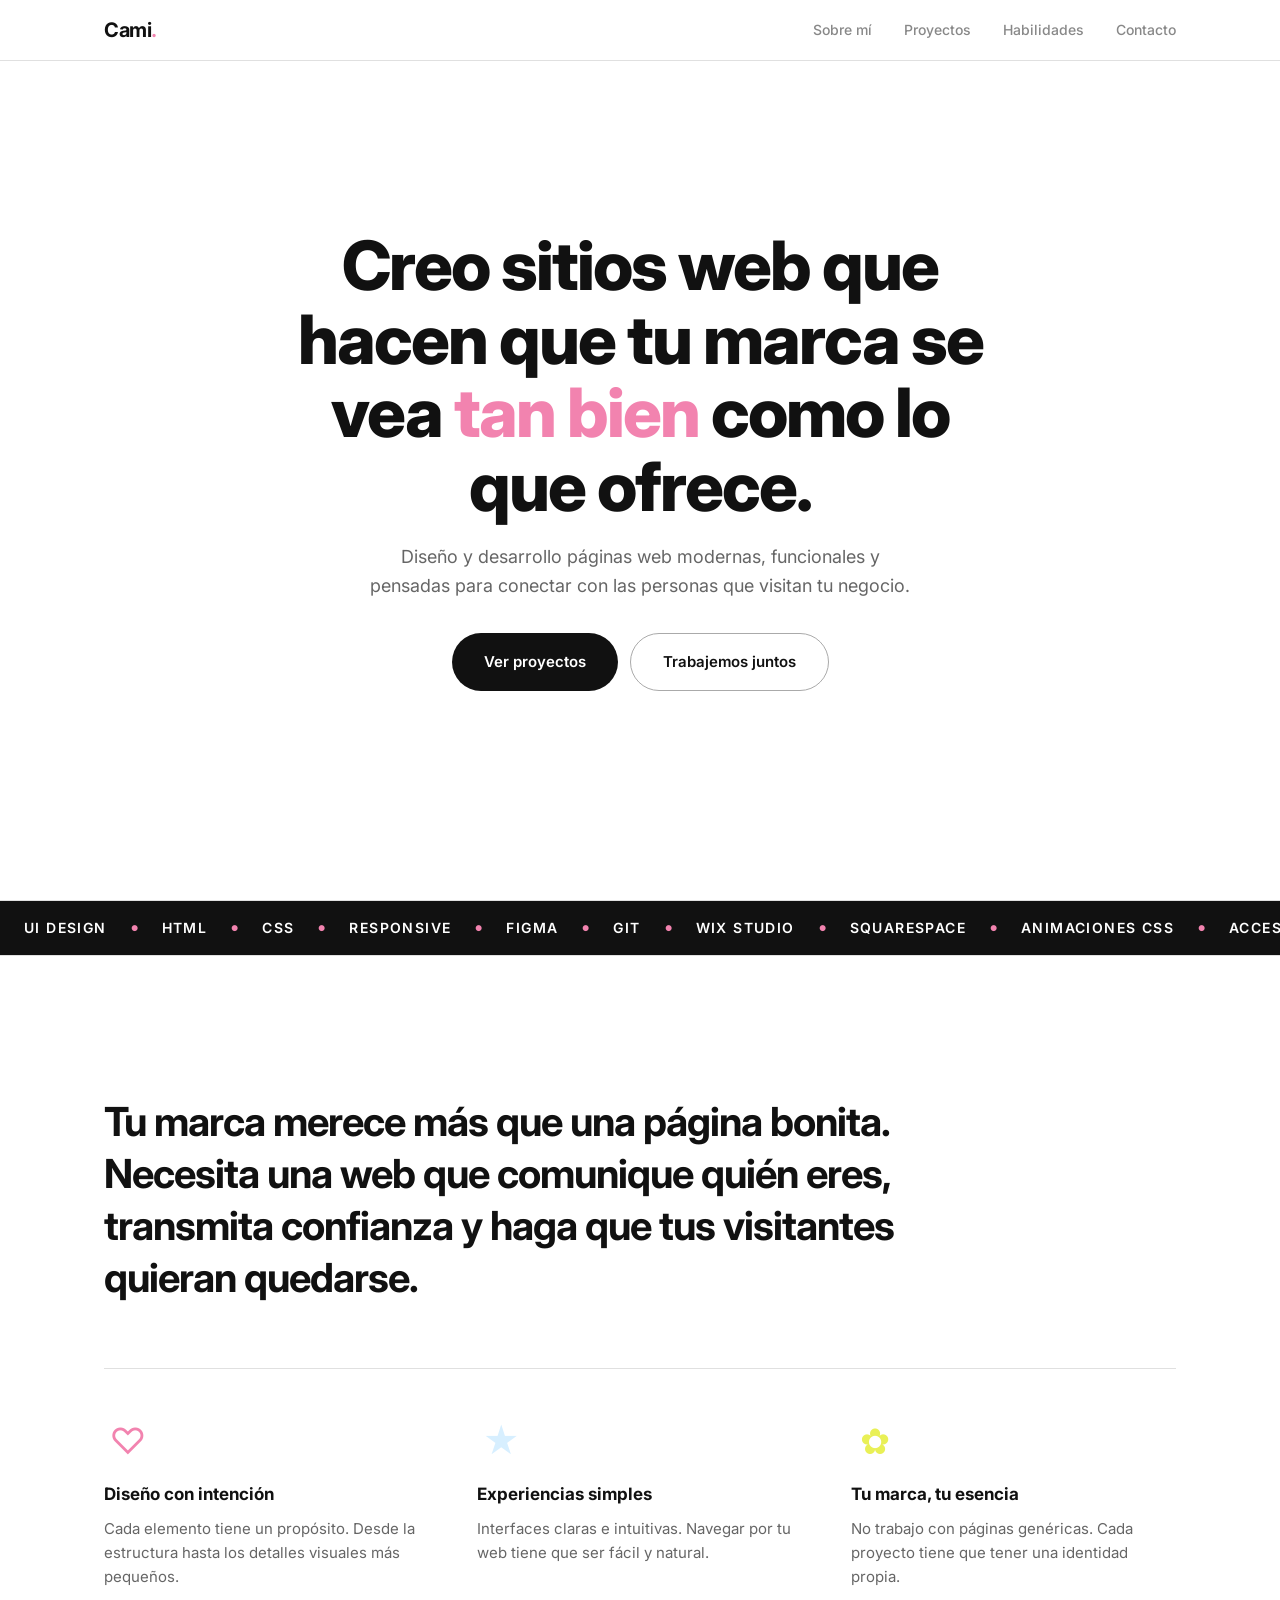
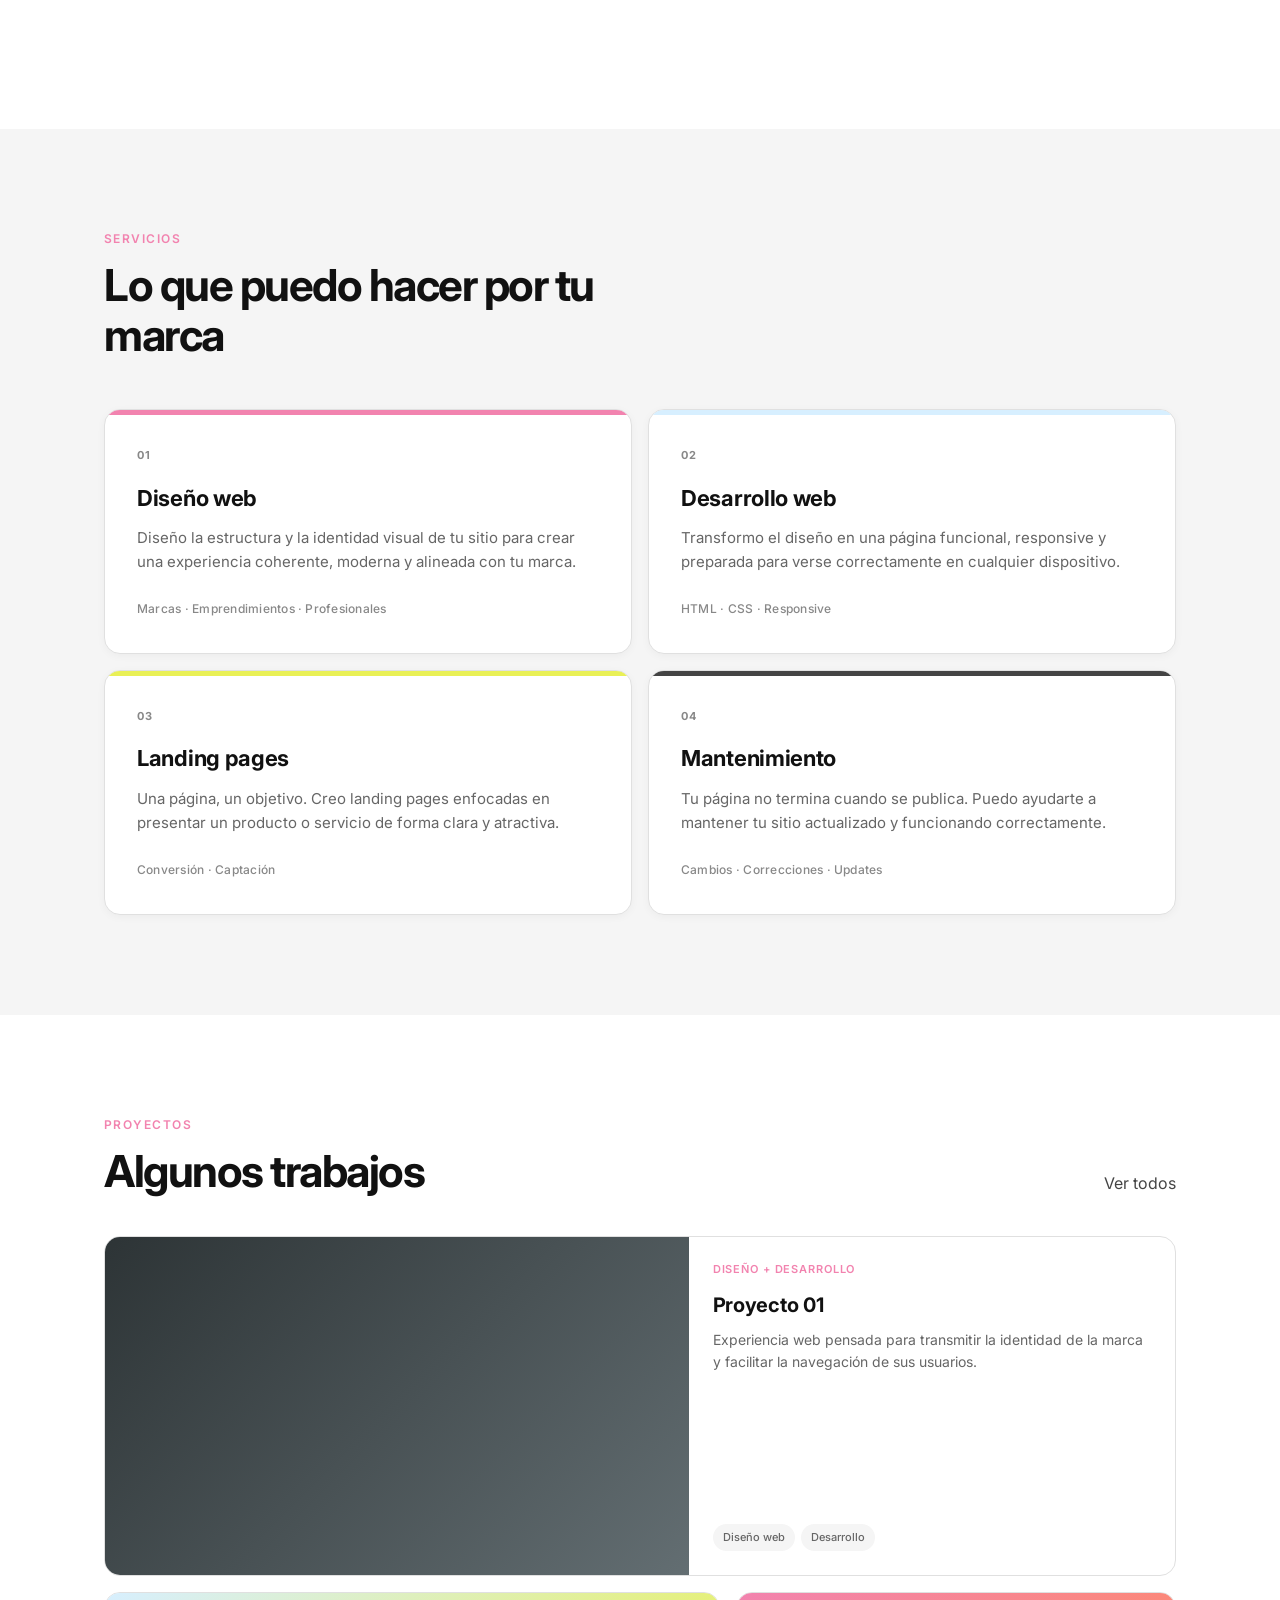
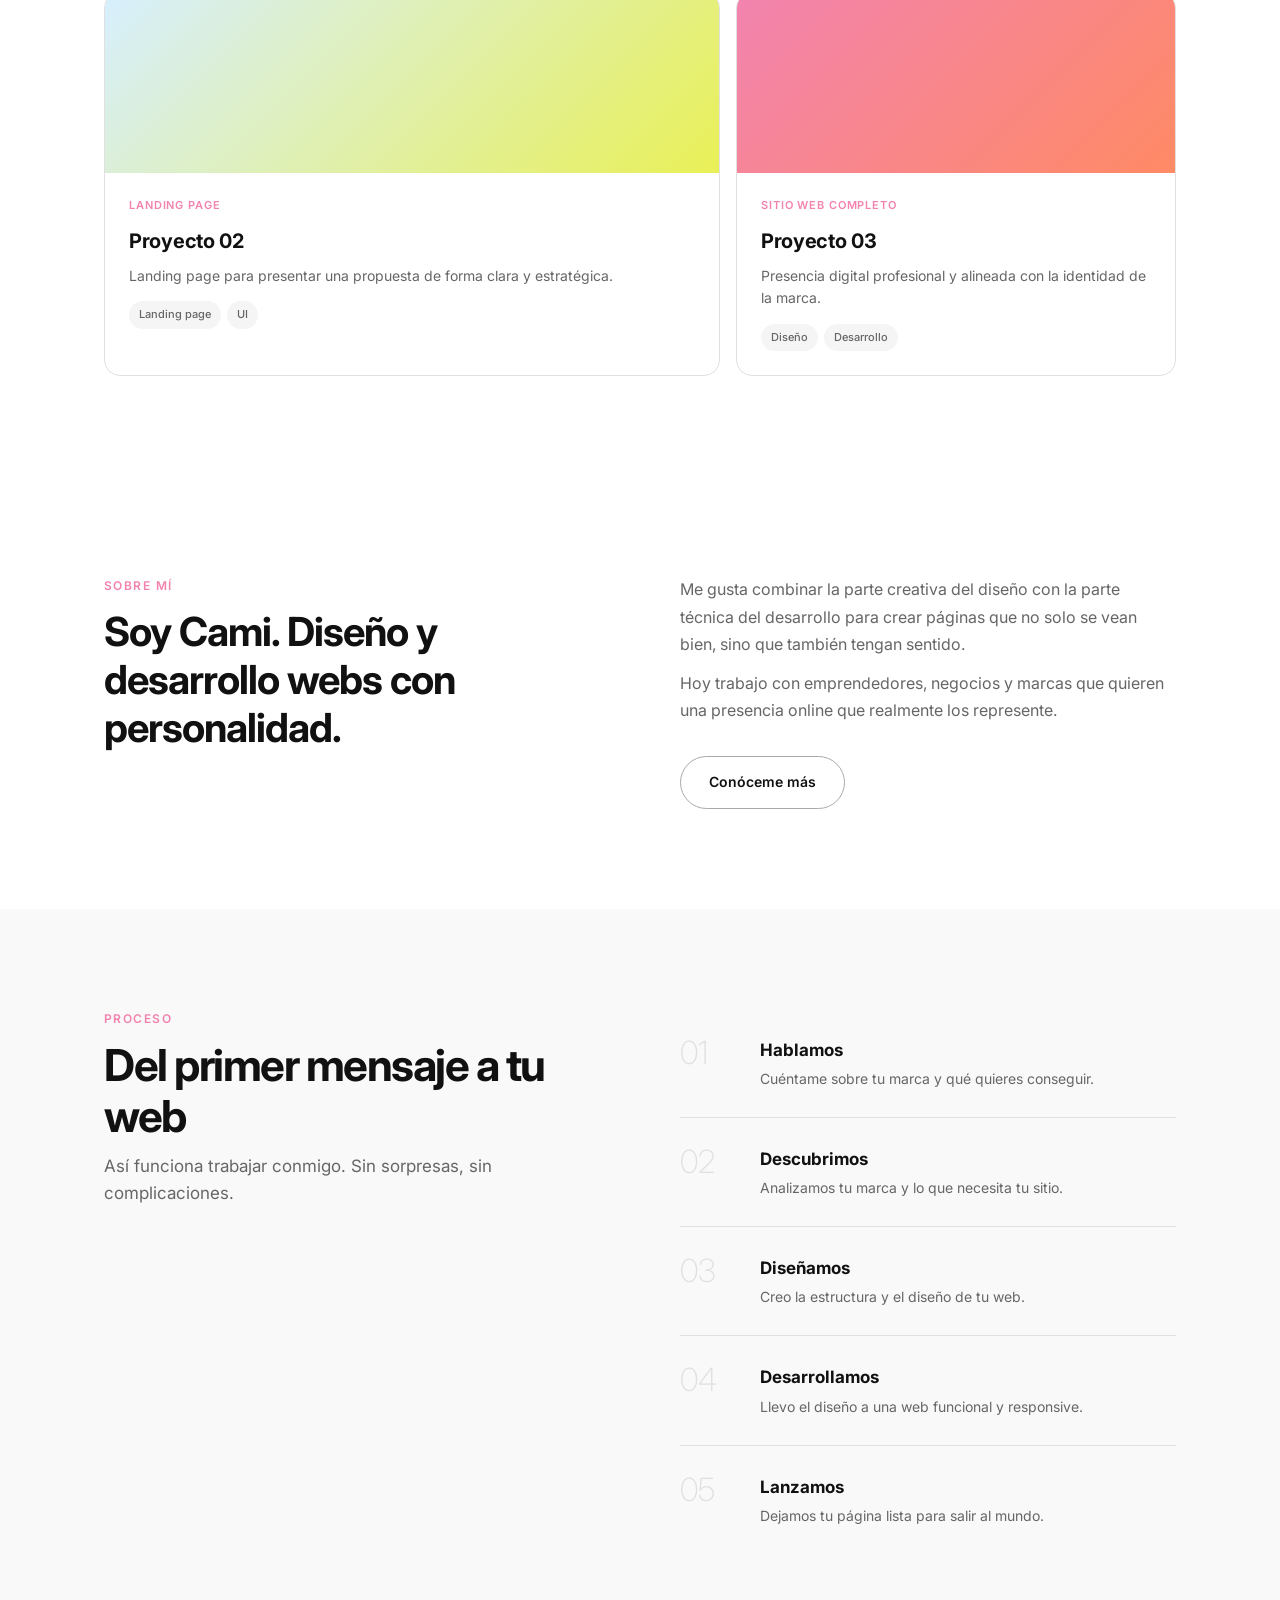
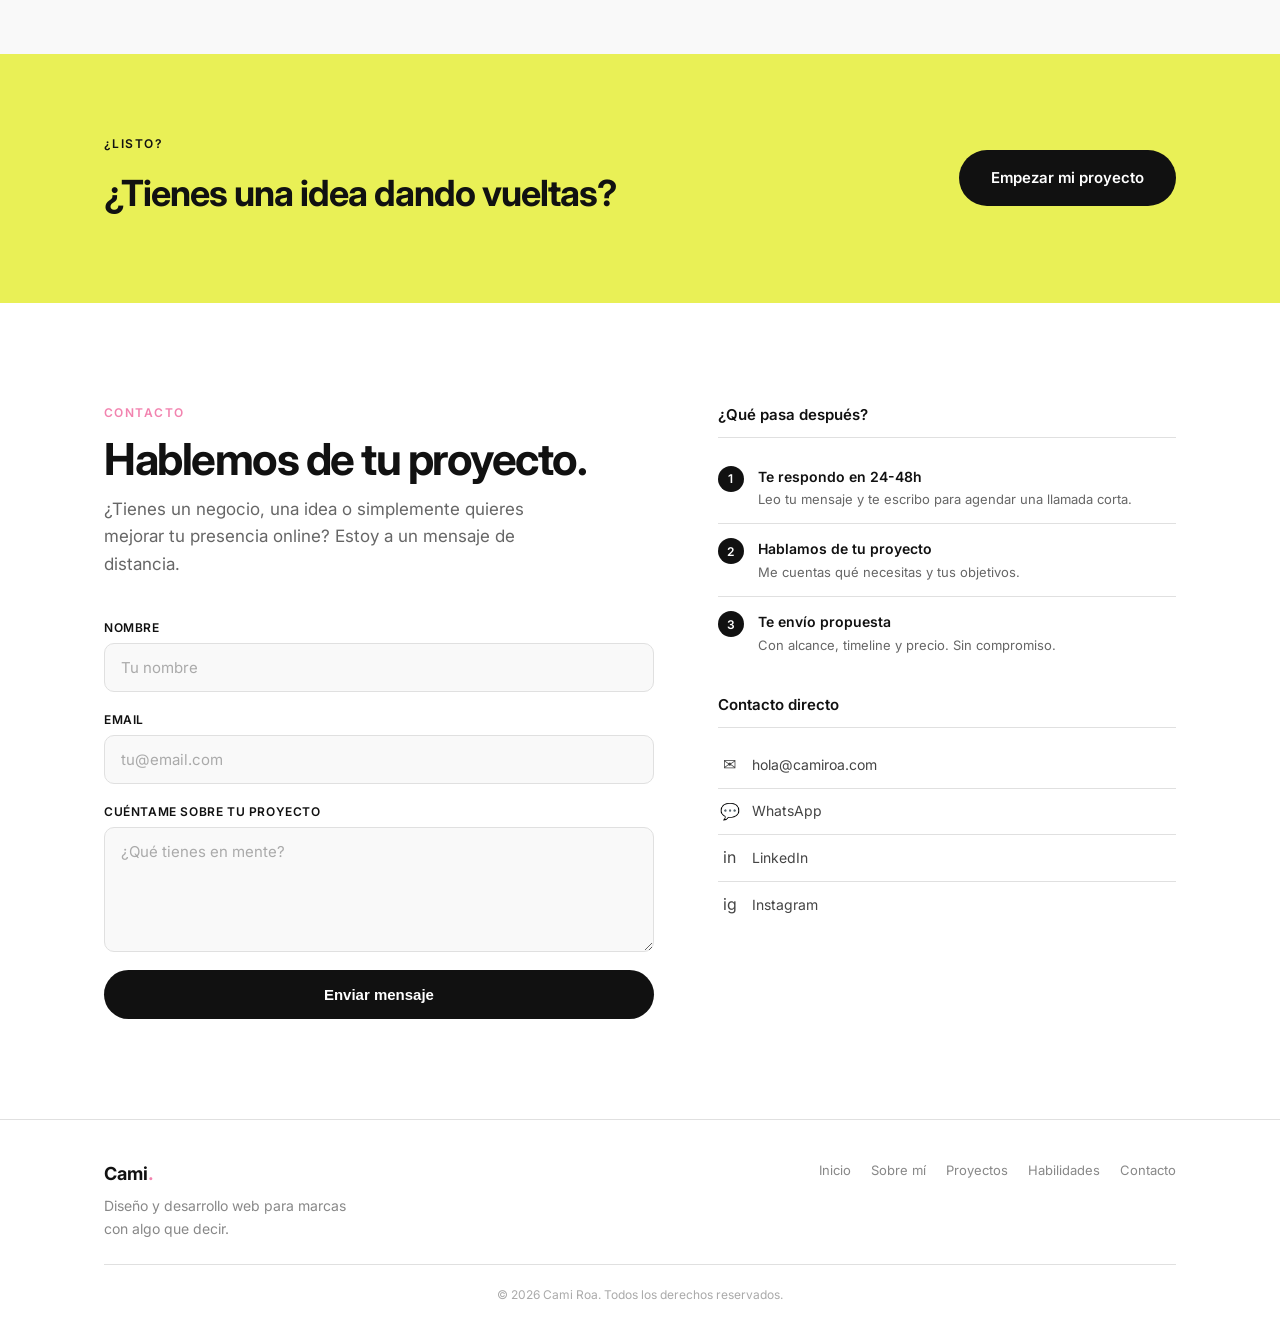
<file: index.html>
<!DOCTYPE html>
<html lang="es">
<head>
    <meta charset="UTF-8">
    <meta name="viewport" content="width=device-width, initial-scale=1.0">
    <title>Cami Roa — Diseño y Desarrollo Web</title>
    <link rel="preconnect" href="https://fonts.googleapis.com">
    <link rel="preconnect" href="https://fonts.gstatic.com" crossorigin>
    <link href="https://fonts.googleapis.com/css2?family=Inter:wght@400;500;600;700;800&display=swap" rel="stylesheet">
    <link rel="stylesheet" href="https://api.fontshare.com/v2/css?f[]=clash-display@400,500,600,700&display=swap">
    <link rel="stylesheet" href="styles.css">
</head>
<body>
    <header class="header">
        <nav class="nav container">
            <a href="index.html" class="logo">Cami<span>.</span></a>
            <ul class="nav-links" id="nav-links">
                <li><a href="about.html">Sobre mí</a></li>
                <li><a href="projects.html">Proyectos</a></li>
                <li><a href="skills.html">Habilidades</a></li>
                <li><a href="contact.html">Contacto</a></li>
            </ul>
            <button class="nav-toggle" id="nav-toggle" aria-label="Menu">
                <span></span>
                <span></span>
                <span></span>
            </button>
        </nav>
    </header>

    <main>
        <!-- HERO -->
        <section class="hero" id="hero">
            <div class="hero-content">
                <h1 class="hero-name">Creo sitios web que hacen que tu marca se vea <span class="accent">tan bien</span> como lo que ofrece.</h1>
                <p class="hero-description">Diseño y desarrollo páginas web modernas, funcionales y pensadas para conectar con las personas que visitan tu negocio.</p>
                <div class="hero-actions">
                    <a href="projects.html" class="btn btn-primary btn-lg">Ver proyectos</a>
                    <a href="contact.html" class="btn btn-secondary btn-lg">Trabajemos juntos</a>
                </div>
            </div>
        </section>

        <!-- SKILLS TICKER -->
        <div class="ticker">
            <div class="ticker-track">
                <span class="ticker-item">UI Design</span>
                <span class="ticker-dot">●</span>
                <span class="ticker-item">HTML</span>
                <span class="ticker-dot">●</span>
                <span class="ticker-item">CSS</span>
                <span class="ticker-dot">●</span>
                <span class="ticker-item">Responsive</span>
                <span class="ticker-dot">●</span>
                <span class="ticker-item">Figma</span>
                <span class="ticker-dot">●</span>
                <span class="ticker-item">Git</span>
                <span class="ticker-dot">●</span>
                <span class="ticker-item">Wix Studio</span>
                <span class="ticker-dot">●</span>
                <span class="ticker-item">Squarespace</span>
                <span class="ticker-dot">●</span>
                <span class="ticker-item">Animaciones CSS</span>
                <span class="ticker-dot">●</span>
                <span class="ticker-item">Accesibilidad</span>
                <span class="ticker-dot">●</span>
                <span class="ticker-item">UI Design</span>
                <span class="ticker-dot">●</span>
                <span class="ticker-item">HTML</span>
                <span class="ticker-dot">●</span>
                <span class="ticker-item">CSS</span>
                <span class="ticker-dot">●</span>
                <span class="ticker-item">Responsive</span>
                <span class="ticker-dot">●</span>
                <span class="ticker-item">Figma</span>
                <span class="ticker-dot">●</span>
                <span class="ticker-item">Git</span>
                <span class="ticker-dot">●</span>
                <span class="ticker-item">Wix Studio</span>
                <span class="ticker-dot">●</span>
                <span class="ticker-item">Squarespace</span>
                <span class="ticker-dot">●</span>
                <span class="ticker-item">Animaciones CSS</span>
                <span class="ticker-dot">●</span>
                <span class="ticker-item">Accesibilidad</span>
                <span class="ticker-dot">●</span>
            </div>
        </div>

        <!-- EDITORIAL STATEMENT -->
        <section class="section editorial">
            <div class="container">
                <div class="editorial-text reveal">
                    <p class="editorial-large">Tu marca merece más que una página bonita. Necesita una web que comunique quién eres, transmita confianza y haga que tus visitantes quieran quedarse.</p>
                </div>
                <div class="editorial-columns reveal reveal-delay-1">
                    <div class="editorial-col">
                        <span class="editorial-icon">♡</span>
                        <h3>Diseño con intención</h3>
                        <p>Cada elemento tiene un propósito. Desde la estructura hasta los detalles visuales más pequeños.</p>
                    </div>
                    <div class="editorial-col">
                        <span class="editorial-icon">★</span>
                        <h3>Experiencias simples</h3>
                        <p>Interfaces claras e intuitivas. Navegar por tu web tiene que ser fácil y natural.</p>
                    </div>
                    <div class="editorial-col">
                        <span class="editorial-icon">✿</span>
                        <h3>Tu marca, tu esencia</h3>
                        <p>No trabajo con páginas genéricas. Cada proyecto tiene que tener una identidad propia.</p>
                    </div>
                </div>
            </div>
        </section>

        <!-- SERVICES — Accent cards -->
        <section class="section services-cards" id="services">
            <div class="container">
                <div class="sc-header reveal">
                    <p class="section-eyebrow">Servicios</p>
                    <h2 class="section-title">Lo que puedo hacer por tu marca</h2>
                </div>
                <div class="sc-grid">
                    <article class="sc-card reveal">
                        <div class="sc-accent" style="background: var(--topaze);"></div>
                        <div class="sc-body">
                            <span class="sc-num">01</span>
                            <h3>Diseño web</h3>
                            <p>Diseño la estructura y la identidad visual de tu sitio para crear una experiencia coherente, moderna y alineada con tu marca.</p>
                            <span class="sc-tag">Marcas · Emprendimientos · Profesionales</span>
                        </div>
                    </article>
                    <article class="sc-card reveal reveal-delay-1">
                        <div class="sc-accent" style="background: var(--cool-blue);"></div>
                        <div class="sc-body">
                            <span class="sc-num">02</span>
                            <h3>Desarrollo web</h3>
                            <p>Transformo el diseño en una página funcional, responsive y preparada para verse correctamente en cualquier dispositivo.</p>
                            <span class="sc-tag">HTML · CSS · Responsive</span>
                        </div>
                    </article>
                    <article class="sc-card reveal reveal-delay-2">
                        <div class="sc-accent" style="background: var(--wasabi);"></div>
                        <div class="sc-body">
                            <span class="sc-num">03</span>
                            <h3>Landing pages</h3>
                            <p>Una página, un objetivo. Creo landing pages enfocadas en presentar un producto o servicio de forma clara y atractiva.</p>
                            <span class="sc-tag">Conversión · Captación</span>
                        </div>
                    </article>
                    <article class="sc-card reveal reveal-delay-3">
                        <div class="sc-accent" style="background: var(--gray-700);"></div>
                        <div class="sc-body">
                            <span class="sc-num">04</span>
                            <h3>Mantenimiento</h3>
                            <p>Tu página no termina cuando se publica. Puedo ayudarte a mantener tu sitio actualizado y funcionando correctamente.</p>
                            <span class="sc-tag">Cambios · Correcciones · Updates</span>
                        </div>
                    </article>
                </div>
            </div>
        </section>

        <!-- PORTFOLIO -->
        <section class="section portfolio-preview" id="portfolio">
            <div class="container">
                <div class="portfolio-header">
                    <div>
                        <p class="section-eyebrow reveal">Proyectos</p>
                        <h2 class="section-title reveal reveal-delay-1">Algunos trabajos</h2>
                    </div>
                    <a href="projects.html" class="link reveal reveal-delay-2">Ver todos</a>
                </div>
                <div class="projects-grid">
                    <article class="project-card reveal reveal-delay-1" data-project="project-1">
                        <div class="project-card-image"></div>
                        <div class="project-card-body">
                            <span class="project-tag">Diseño + Desarrollo</span>
                            <h3 class="project-title">Proyecto 01</h3>
                            <p class="project-description">Experiencia web pensada para transmitir la identidad de la marca y facilitar la navegación de sus usuarios.</p>
                            <div class="project-tags">
                                <span>Diseño web</span>
                                <span>Desarrollo</span>
                            </div>
                        </div>
                    </article>
                    <article class="project-card reveal reveal-delay-2" data-project="project-2">
                        <div class="project-card-image"></div>
                        <div class="project-card-body">
                            <span class="project-tag">Landing page</span>
                            <h3 class="project-title">Proyecto 02</h3>
                            <p class="project-description">Landing page para presentar una propuesta de forma clara y estratégica.</p>
                            <div class="project-tags">
                                <span>Landing page</span>
                                <span>UI</span>
                            </div>
                        </div>
                    </article>
                    <article class="project-card reveal reveal-delay-3" data-project="project-3">
                        <div class="project-card-image"></div>
                        <div class="project-card-body">
                            <span class="project-tag">Sitio web completo</span>
                            <h3 class="project-title">Proyecto 03</h3>
                            <p class="project-description">Presencia digital profesional y alineada con la identidad de la marca.</p>
                            <div class="project-tags">
                                <span>Diseño</span>
                                <span>Desarrollo</span>
                            </div>
                        </div>
                    </article>
                </div>
            </div>
        </section>

        <!-- ABOUT — Inline editorial -->
        <section class="section about-inline" id="about">
            <div class="container">
                <div class="about-inline-grid">
                    <div class="about-inline-left reveal">
                        <p class="section-eyebrow">Sobre mí</p>
                        <h2 class="about-inline-heading">Soy Cami. Diseño y desarrollo webs con personalidad.</h2>
                    </div>
                    <div class="about-inline-right reveal reveal-delay-1">
                        <p>Me gusta combinar la parte creativa del diseño con la parte técnica del desarrollo para crear páginas que no solo se vean bien, sino que también tengan sentido.</p>
                        <p>Hoy trabajo con emprendedores, negocios y marcas que quieren una presencia online que realmente los represente.</p>
                        <a href="about.html" class="btn btn-secondary" style="margin-top: 20px;">Conóceme más</a>
                    </div>
                </div>
            </div>
        </section>

        <!-- PROCESS — Vertical steps -->
        <section class="section process-new" id="process">
            <div class="container">
                <div class="process-new-grid">
                    <div class="process-new-left reveal">
                        <p class="section-eyebrow">Proceso</p>
                        <h2 class="section-title">Del primer mensaje a tu web</h2>
                        <p class="section-subtitle" style="margin-top: 12px;">Así funciona trabajar conmigo. Sin sorpresas, sin complicaciones.</p>
                    </div>
                    <div class="process-new-steps">
                        <div class="process-new-step reveal reveal-delay-1">
                            <span class="process-new-num">01</span>
                            <div>
                                <h3>Hablamos</h3>
                                <p>Cuéntame sobre tu marca y qué quieres conseguir.</p>
                            </div>
                        </div>
                        <div class="process-new-step reveal reveal-delay-2">
                            <span class="process-new-num">02</span>
                            <div>
                                <h3>Descubrimos</h3>
                                <p>Analizamos tu marca y lo que necesita tu sitio.</p>
                            </div>
                        </div>
                        <div class="process-new-step reveal reveal-delay-3">
                            <span class="process-new-num">03</span>
                            <div>
                                <h3>Diseñamos</h3>
                                <p>Creo la estructura y el diseño de tu web.</p>
                            </div>
                        </div>
                        <div class="process-new-step reveal reveal-delay-3">
                            <span class="process-new-num">04</span>
                            <div>
                                <h3>Desarrollamos</h3>
                                <p>Llevo el diseño a una web funcional y responsive.</p>
                            </div>
                        </div>
                        <div class="process-new-step reveal reveal-delay-4">
                            <span class="process-new-num">05</span>
                            <div>
                                <h3>Lanzamos</h3>
                                <p>Dejamos tu página lista para salir al mundo.</p>
                            </div>
                        </div>
                    </div>
                </div>
            </div>
        </section>

        <!-- CTA -->
        <section class="section cta-banner">
            <div class="container">
                <div class="cta-banner-inner reveal">
                    <div>
                        <p class="section-eyebrow" style="color: var(--black);">¿Listo?</p>
                        <h2 class="cta-banner-title">¿Tienes una idea dando vueltas?</h2>
                    </div>
                    <a href="contact.html" class="btn btn-primary btn-lg">Empezar mi proyecto</a>
                </div>
            </div>
        </section>

        <!-- CONTACT -->
        <section class="section" id="contact">
            <div class="container">
                <div class="contact-grid">
                    <div class="reveal">
                        <p class="section-eyebrow">Contacto</p>
                        <h2 class="section-title">Hablemos de tu proyecto.</h2>
                        <p class="section-subtitle">¿Tienes un negocio, una idea o simplemente quieres mejorar tu presencia online? Estoy a un mensaje de distancia.</p>
                        <form class="contact-form" style="margin-top: 40px;" action="#" method="POST">
                            <div class="form-group">
                                <label for="name">Nombre</label>
                                <input type="text" id="name" name="name" placeholder="Tu nombre" required>
                            </div>
                            <div class="form-group">
                                <label for="email">Email</label>
                                <input type="email" id="email" name="email" placeholder="tu@email.com" required>
                            </div>
                            <div class="form-group">
                                <label for="message">Cuéntame sobre tu proyecto</label>
                                <textarea id="message" name="message" rows="5" placeholder="¿Qué tienes en mente?" required></textarea>
                            </div>
                            <button type="submit" class="btn btn-primary btn-full btn-lg">Enviar mensaje</button>
                        </form>
                    </div>
                    <div class="contact-info reveal reveal-delay-2">
                        <div class="info-card">
                            <h3>¿Qué pasa después?</h3>
                            <ol class="process-steps-contact">
                                <li>
                                    <span class="step-num">1</span>
                                    <div>
                                        <strong>Te respondo en 24-48h</strong>
                                        <p>Leo tu mensaje y te escribo para agendar una llamada corta.</p>
                                    </div>
                                </li>
                                <li>
                                    <span class="step-num">2</span>
                                    <div>
                                        <strong>Hablamos de tu proyecto</strong>
                                        <p>Me cuentas qué necesitas y tus objetivos.</p>
                                    </div>
                                </li>
                                <li>
                                    <span class="step-num">3</span>
                                    <div>
                                        <strong>Te envío propuesta</strong>
                                        <p>Con alcance, timeline y precio. Sin compromiso.</p>
                                    </div>
                                </li>
                            </ol>
                        </div>
                        <div class="info-card">
                            <h3>Contacto directo</h3>
                            <ul class="direct-links">
                                <li>
                                    <a href="mailto:hola@camiroa.com">
                                        <span class="link-icon">✉</span>
                                        <span>hola@camiroa.com</span>
                                    </a>
                                </li>
                                <li>
                                    <a href="https://wa.me/5491112345678" target="_blank" rel="noopener">
                                        <span class="link-icon">💬</span>
                                        <span>WhatsApp</span>
                                    </a>
                                </li>
                                <li>
                                    <a href="https://www.linkedin.com/in/camiroa" target="_blank" rel="noopener">
                                        <span class="link-icon">in</span>
                                        <span>LinkedIn</span>
                                    </a>
                                </li>
                                <li>
                                    <a href="https://www.instagram.com/camiroa" target="_blank" rel="noopener">
                                        <span class="link-icon">ig</span>
                                        <span>Instagram</span>
                                    </a>
                                </li>
                            </ul>
                        </div>
                    </div>
                </div>
            </div>
        </section>
    </main>

    <!-- FOOTER -->
    <footer class="footer">
        <div class="container">
            <div class="footer-content">
                <div class="footer-brand">
                    <h3>Cami<span>.</span></h3>
                    <p>Diseño y desarrollo web para marcas con algo que decir.</p>
                </div>
                <nav class="footer-nav">
                    <a href="index.html">Inicio</a>
                    <a href="about.html">Sobre mí</a>
                    <a href="projects.html">Proyectos</a>
                    <a href="skills.html">Habilidades</a>
                    <a href="contact.html">Contacto</a>
                </nav>
            </div>
            <div class="footer-bottom">
                <p>&copy; 2026 Cami Roa. Todos los derechos reservados.</p>
            </div>
        </div>
    </footer>

    <!-- Project Modal -->
    <div class="modal-overlay" id="project-modal" role="dialog" aria-modal="true" aria-labelledby="modal-title" hidden>
        <div class="modal" style="position: relative;">
            <button class="modal-close" id="modal-close" aria-label="Cerrar">×</button>
            <div class="modal-content" id="modal-content"></div>
        </div>
    </div>

    <script>
        // Scroll reveal
        const revealObserver = new IntersectionObserver((entries) => {
            entries.forEach(entry => {
                if (entry.isIntersecting) {
                    entry.target.classList.add('visible');
                    revealObserver.unobserve(entry.target);
                }
            });
        }, { threshold: 0.1, rootMargin: '0px 0px -40px 0px' });

        document.querySelectorAll('.reveal').forEach(el => revealObserver.observe(el));

        // Project modal
        const projects = {
            'project-1': {
                title: 'Proyecto 01',
                tag: 'Diseño + Desarrollo',
                fullDescription: 'Diseño y desarrollo de una experiencia web pensada para transmitir la identidad de la marca y facilitar la navegación de sus usuarios.',
                tech: ['HTML', 'CSS', 'JavaScript', 'Responsive Design'],
                links: [{ label: 'Ver proyecto', url: '#', primary: true }]
            },
            'project-2': {
                title: 'Proyecto 02',
                tag: 'Landing page',
                fullDescription: 'Landing page diseñada para presentar una propuesta de forma clara, visual y estratégica.',
                tech: ['HTML', 'CSS', 'Animaciones CSS'],
                links: [{ label: 'Ver proyecto', url: '#', primary: true }]
            },
            'project-3': {
                title: 'Proyecto 03',
                tag: 'Sitio web completo',
                fullDescription: 'Sitio web para una marca que necesitaba una presencia digital profesional y alineada con su identidad.',
                tech: ['HTML', 'CSS', 'JavaScript', 'Responsive Design'],
                links: [{ label: 'Ver proyecto', url: '#', primary: true }]
            }
        };

        const modalOverlay = document.getElementById('project-modal');
        const modalContent = document.getElementById('modal-content');
        const modalClose = document.getElementById('modal-close');

        document.querySelectorAll('.project-card[data-project]').forEach(card => {
            card.addEventListener('click', () => {
                const project = projects[card.dataset.project];
                if (!project) return;
                modalContent.innerHTML = `
                    <span class="modal-tag">${project.tag}</span>
                    <h2 id="modal-title">${project.title}</h2>
                    <p class="modal-description">${project.fullDescription}</p>
                    <h3>Tecnologías</h3>
                    <div class="modal-tech">
                        ${project.tech.map(t => `<span class="tech-tag">${t}</span>`).join('')}
                    </div>
                    <div class="modal-links">
                        ${project.links.map(l => `<a href="${l.url}" class="modal-link ${l.primary ? 'primary' : 'secondary'}" target="_blank">${l.label}</a>`).join('')}
                    </div>
                `;
                modalOverlay.hidden = false;
                document.body.style.overflow = 'hidden';
                modalClose.focus();
            });
        });

        modalClose.addEventListener('click', () => {
            modalOverlay.hidden = true;
            document.body.style.overflow = '';
        });

        modalOverlay.addEventListener('click', (e) => {
            if (e.target === modalOverlay) {
                modalOverlay.hidden = true;
                document.body.style.overflow = '';
            }
        });

        document.addEventListener('keydown', (e) => {
            if (e.key === 'Escape' && !modalOverlay.hidden) {
                modalOverlay.hidden = true;
                document.body.style.overflow = '';
            }
        });

        // Hamburger menu
        const navToggle = document.getElementById('nav-toggle');
        const navLinks = document.getElementById('nav-links');

        navToggle.addEventListener('click', () => {
            navLinks.classList.toggle('open');
            navToggle.classList.toggle('active');
        });

        document.querySelectorAll('.nav-links a').forEach(link => {
            link.addEventListener('click', () => {
                navLinks.classList.remove('open');
                navToggle.classList.remove('active');
            });
        });
    </script>
</body>
</html>
</file>
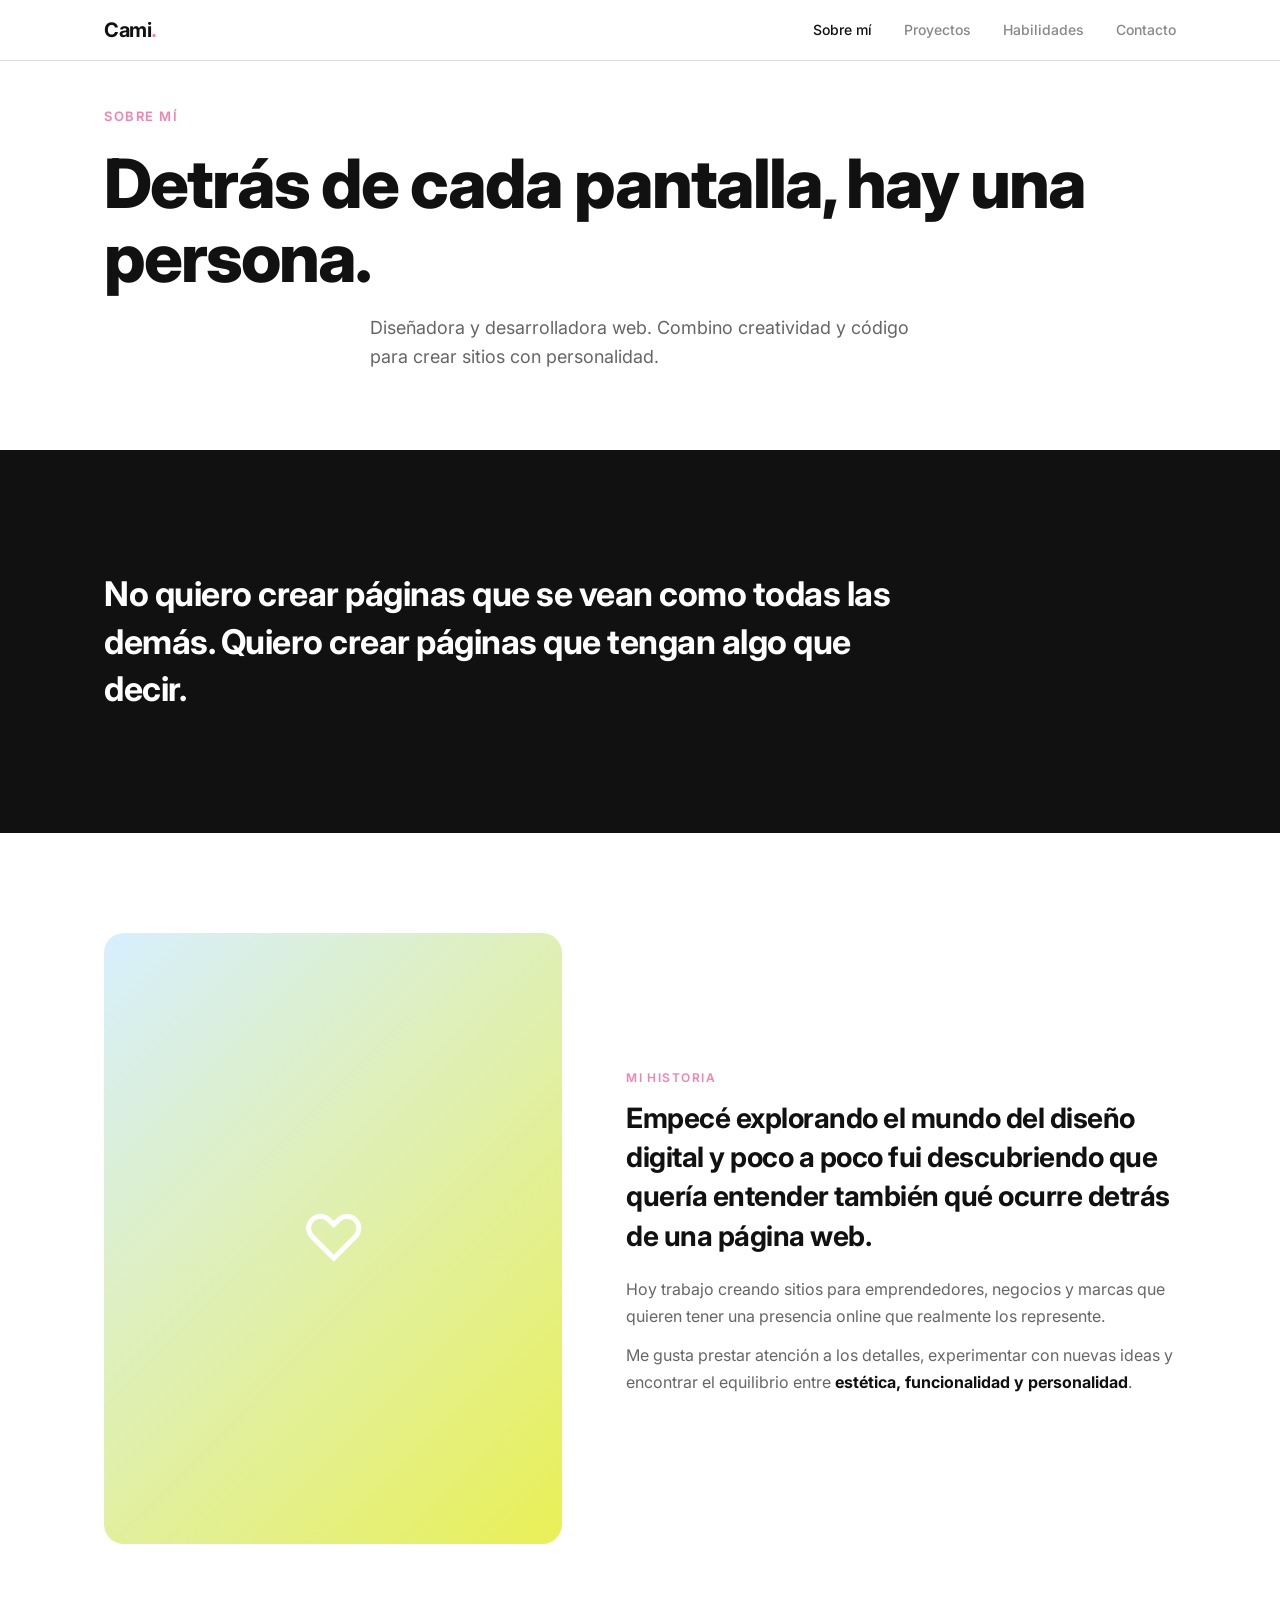
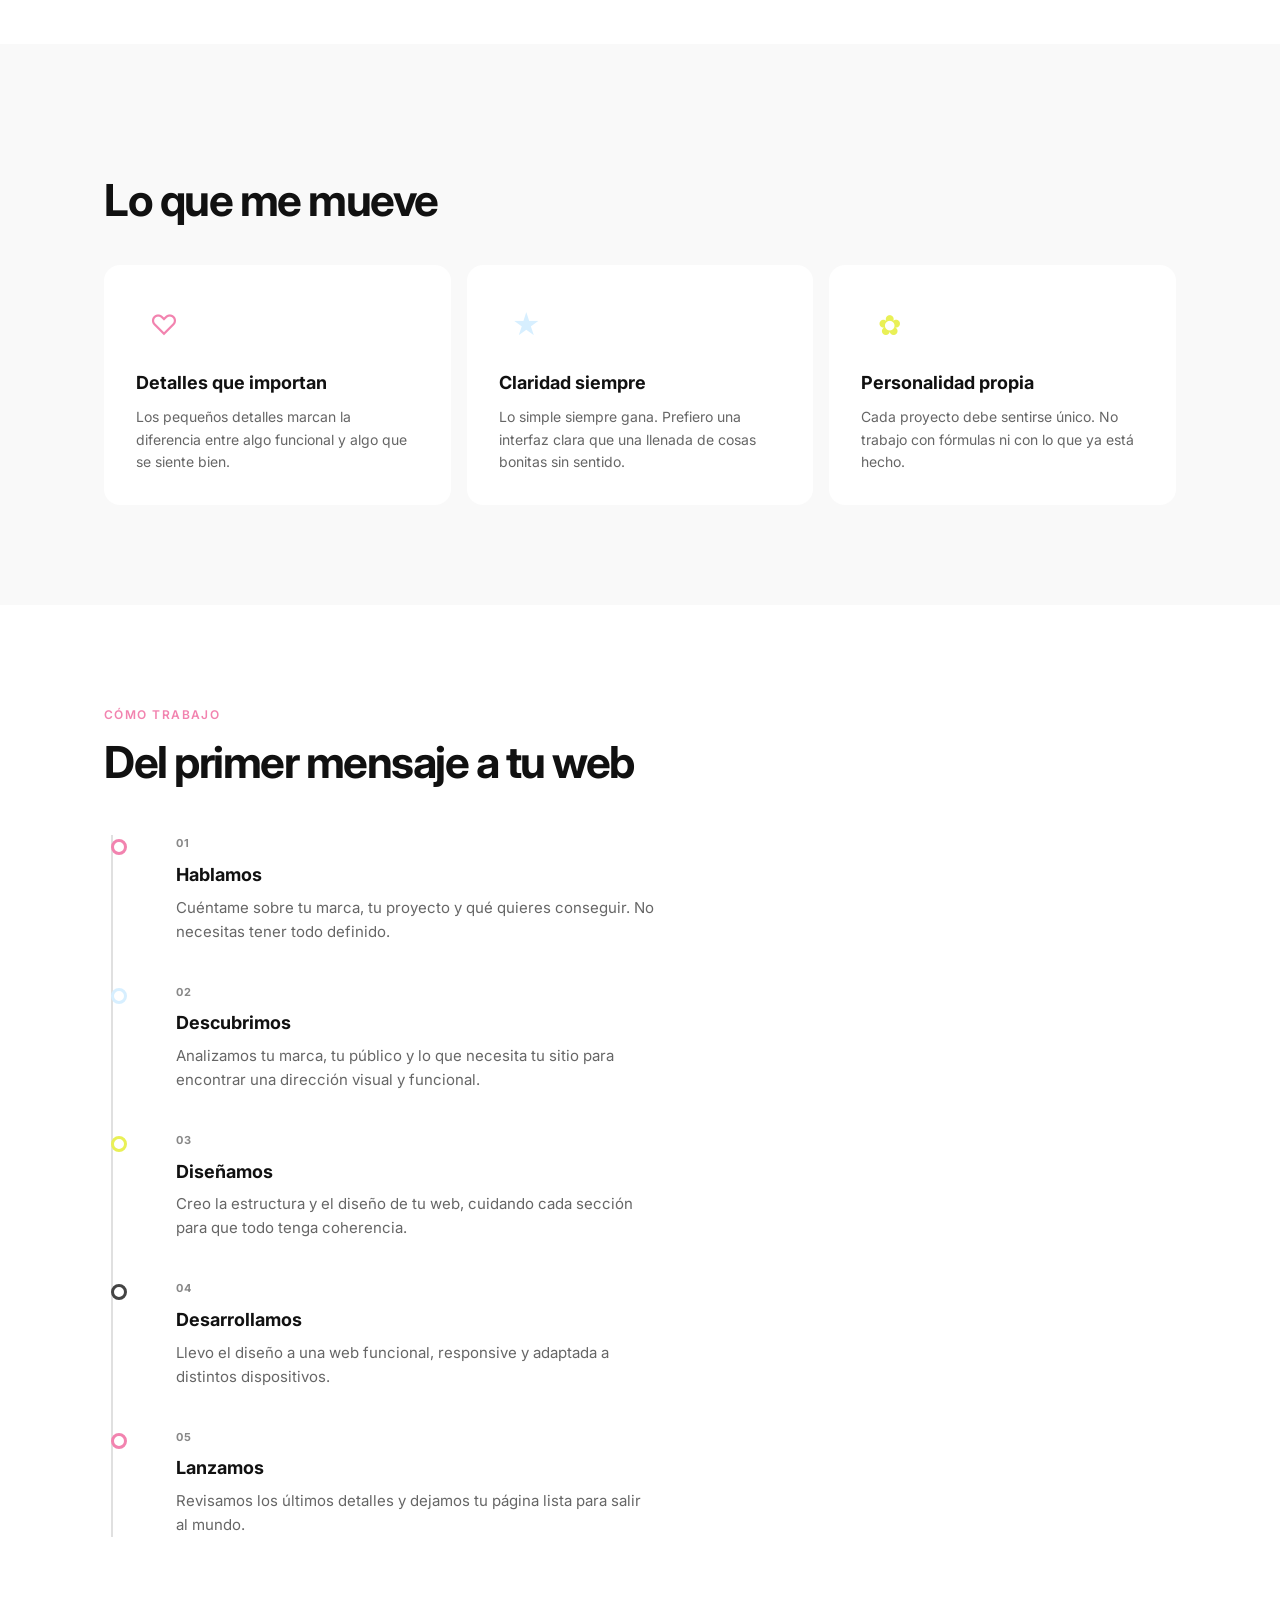
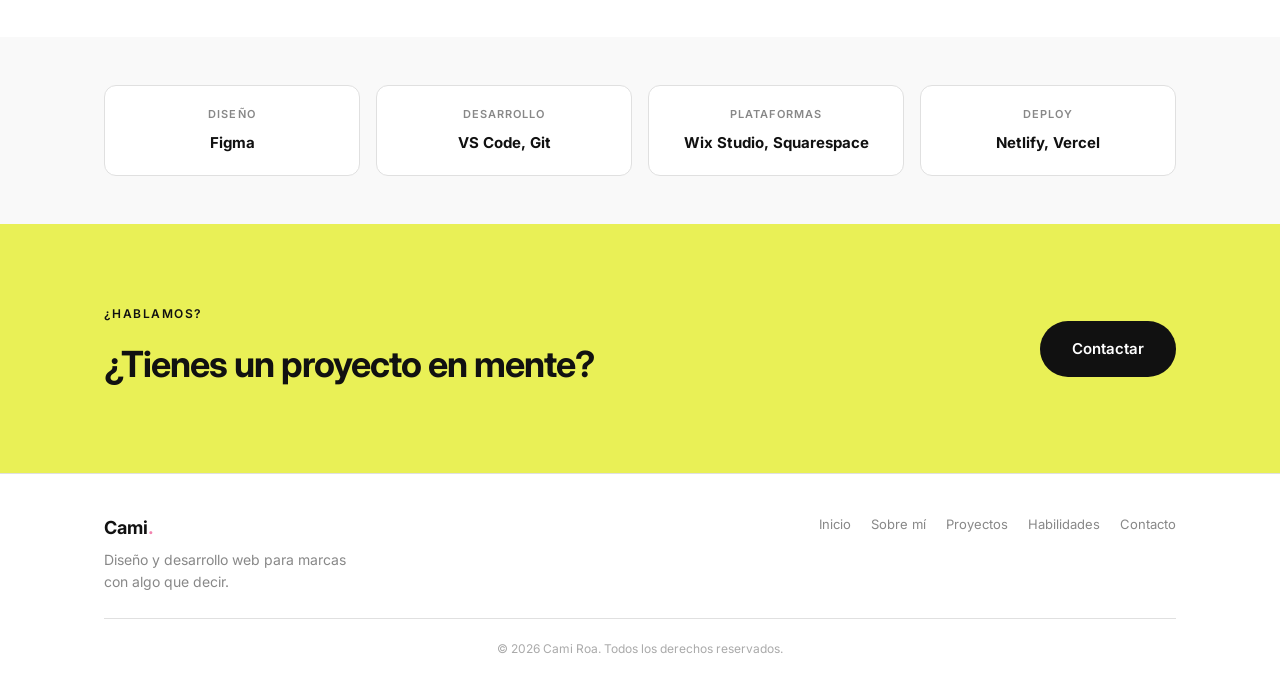
<file: about.html>
<!DOCTYPE html>
<html lang="es">
<head>
    <meta charset="UTF-8">
    <meta name="viewport" content="width=device-width, initial-scale=1.0">
    <title>Sobre mí — Cami Roa</title>
    <link rel="preconnect" href="https://fonts.googleapis.com">
    <link rel="preconnect" href="https://fonts.gstatic.com" crossorigin>
    <link href="https://fonts.googleapis.com/css2?family=Inter:wght@400;500;600;700;800&display=swap" rel="stylesheet">
    <link rel="stylesheet" href="https://api.fontshare.com/v2/css?f[]=clash-display@400,500,600,700&display=swap">
    <link rel="stylesheet" href="styles.css">
</head>
<body>
    <header class="header">
        <nav class="nav container">
            <a href="index.html" class="logo">Cami<span>.</span></a>
            <ul class="nav-links" id="nav-links">
                <li><a href="about.html" class="active">Sobre mí</a></li>
                <li><a href="projects.html">Proyectos</a></li>
                <li><a href="skills.html">Habilidades</a></li>
                <li><a href="contact.html">Contacto</a></li>
            </ul>
            <button class="nav-toggle" id="nav-toggle" aria-label="Menu">
                <span></span>
                <span></span>
                <span></span>
            </button>
        </nav>
    </header>

    <main>
        <section class="hero hero-page">
            <div class="container">
                <p class="hero-greeting">SOBRE MÍ</p>
                <h1 class="hero-name">Detrás de cada pantalla, hay una persona.</h1>
                <p class="hero-description">Diseñadora y desarrolladora web. Combino creatividad y código para crear sitios con personalidad.</p>
            </div>
        </section>

        <!-- BIG QUOTE -->
        <section class="section about-quote">
            <div class="container">
                <blockquote class="about-quote-text reveal">
                    <p>No quiero crear páginas que se vean como todas las demás. Quiero crear páginas que tengan algo que decir.</p>
                </blockquote>
            </div>
        </section>

        <!-- STORY + IMAGE -->
        <section class="section about-story">
            <div class="container">
                <div class="about-story-grid">
                    <div class="about-story-visual reveal">
                        <div class="about-img-placeholder">♡</div>
                    </div>
                    <div class="about-story-content reveal reveal-delay-1">
                        <p class="section-eyebrow">Mi historia</p>
                        <h2 class="about-story-heading">Empecé explorando el mundo del diseño digital y poco a poco fui descubriendo que quería entender también qué ocurre detrás de una página web.</h2>
                        <p class="about-story-text">Hoy trabajo creando sitios para emprendedores, negocios y marcas que quieren tener una presencia online que realmente los represente.</p>
                        <p class="about-story-text">Me gusta prestar atención a los detalles, experimentar con nuevas ideas y encontrar el equilibrio entre <strong>estética, funcionalidad y personalidad</strong>.</p>
                    </div>
                </div>
            </div>
        </section>

        <!-- VALUES — Horizontal strip -->
        <section class="section about-values">
            <div class="container">
                <p class="section-eyebrow reveal">Valores</p>
                <h2 class="section-title reveal reveal-delay-1">Lo que me mueve</h2>
                <div class="about-values-grid">
                    <article class="about-value-card reveal">
                        <span class="about-value-icon">♡</span>
                        <h3>Detalles que importan</h3>
                        <p>Los pequeños detalles marcan la diferencia entre algo funcional y algo que se siente bien.</p>
                    </article>
                    <article class="about-value-card reveal reveal-delay-1">
                        <span class="about-value-icon">★</span>
                        <h3>Claridad siempre</h3>
                        <p>Lo simple siempre gana. Prefiero una interfaz clara que una llenada de cosas bonitas sin sentido.</p>
                    </article>
                    <article class="about-value-card reveal reveal-delay-2">
                        <span class="about-value-icon">✿</span>
                        <h3>Personalidad propia</h3>
                        <p>Cada proyecto debe sentirse único. No trabajo con fórmulas ni con lo que ya está hecho.</p>
                    </article>
                </div>
            </div>
        </section>

        <!-- PROCESS — Timeline -->
        <section class="section about-process">
            <div class="container">
                <div class="about-process-header reveal">
                    <p class="section-eyebrow">Cómo trabajo</p>
                    <h2 class="section-title">Del primer mensaje a tu web</h2>
                </div>
                <div class="about-timeline">
                    <div class="about-timeline-line"></div>
                    <div class="about-tl-item reveal">
                        <div class="about-tl-dot"></div>
                        <div class="about-tl-content">
                            <span class="about-tl-num">01</span>
                            <h3>Hablamos</h3>
                            <p>Cuéntame sobre tu marca, tu proyecto y qué quieres conseguir. No necesitas tener todo definido.</p>
                        </div>
                    </div>
                    <div class="about-tl-item reveal reveal-delay-1">
                        <div class="about-tl-dot"></div>
                        <div class="about-tl-content">
                            <span class="about-tl-num">02</span>
                            <h3>Descubrimos</h3>
                            <p>Analizamos tu marca, tu público y lo que necesita tu sitio para encontrar una dirección visual y funcional.</p>
                        </div>
                    </div>
                    <div class="about-tl-item reveal reveal-delay-2">
                        <div class="about-tl-dot"></div>
                        <div class="about-tl-content">
                            <span class="about-tl-num">03</span>
                            <h3>Diseñamos</h3>
                            <p>Creo la estructura y el diseño de tu web, cuidando cada sección para que todo tenga coherencia.</p>
                        </div>
                    </div>
                    <div class="about-tl-item reveal reveal-delay-3">
                        <div class="about-tl-dot"></div>
                        <div class="about-tl-content">
                            <span class="about-tl-num">04</span>
                            <h3>Desarrollamos</h3>
                            <p>Llevo el diseño a una web funcional, responsive y adaptada a distintos dispositivos.</p>
                        </div>
                    </div>
                    <div class="about-tl-item reveal reveal-delay-4">
                        <div class="about-tl-dot"></div>
                        <div class="about-tl-content">
                            <span class="about-tl-num">05</span>
                            <h3>Lanzamos</h3>
                            <p>Revisamos los últimos detalles y dejamos tu página lista para salir al mundo.</p>
                        </div>
                    </div>
                </div>
            </div>
        </section>

        <!-- TOOLS STRIP -->
        <section class="section about-tools">
            <div class="container">
                <div class="about-tools-grid">
                    <div class="about-tool-group reveal">
                        <span class="about-tool-label">Diseño</span>
                        <span class="about-tool-name">Figma</span>
                    </div>
                    <div class="about-tool-group reveal reveal-delay-1">
                        <span class="about-tool-label">Desarrollo</span>
                        <span class="about-tool-name">VS Code, Git</span>
                    </div>
                    <div class="about-tool-group reveal reveal-delay-2">
                        <span class="about-tool-label">Plataformas</span>
                        <span class="about-tool-name">Wix Studio, Squarespace</span>
                    </div>
                    <div class="about-tool-group reveal reveal-delay-3">
                        <span class="about-tool-label">Deploy</span>
                        <span class="about-tool-name">Netlify, Vercel</span>
                    </div>
                </div>
            </div>
        </section>

        <!-- CTA -->
        <section class="section cta-banner">
            <div class="container">
                <div class="cta-banner-inner reveal">
                    <div>
                        <p class="section-eyebrow" style="color: var(--black);">¿Hablamos?</p>
                        <h2 class="cta-banner-title">¿Tienes un proyecto en mente?</h2>
                    </div>
                    <a href="contact.html" class="btn btn-primary btn-lg">Contactar</a>
                </div>
            </div>
        </section>
    </main>

    <footer class="footer">
        <div class="container">
            <div class="footer-content">
                <div class="footer-brand">
                    <h3>Cami<span>.</span></h3>
                    <p>Diseño y desarrollo web para marcas con algo que decir.</p>
                </div>
                <nav class="footer-nav">
                    <a href="index.html">Inicio</a>
                    <a href="about.html">Sobre mí</a>
                    <a href="projects.html">Proyectos</a>
                    <a href="skills.html">Habilidades</a>
                    <a href="contact.html">Contacto</a>
                </nav>
            </div>
            <div class="footer-bottom">
                <p>&copy; 2026 Cami Roa. Todos los derechos reservados.</p>
            </div>
        </div>
    </footer>

    <script>
        const revealObserver = new IntersectionObserver((entries) => {
            entries.forEach(entry => {
                if (entry.isIntersecting) {
                    entry.target.classList.add('visible');
                    revealObserver.unobserve(entry.target);
                }
            });
        }, { threshold: 0.1, rootMargin: '0px 0px -40px 0px' });

        document.querySelectorAll('.reveal').forEach(el => revealObserver.observe(el));

        const navToggle = document.getElementById('nav-toggle');
        const navLinks = document.getElementById('nav-links');

        navToggle.addEventListener('click', () => {
            navLinks.classList.toggle('open');
            navToggle.classList.toggle('active');
        });

        document.querySelectorAll('.nav-links a').forEach(link => {
            link.addEventListener('click', () => {
                navLinks.classList.remove('open');
                navToggle.classList.remove('active');
            });
        });
    </script>
</body>
</html>
</file>
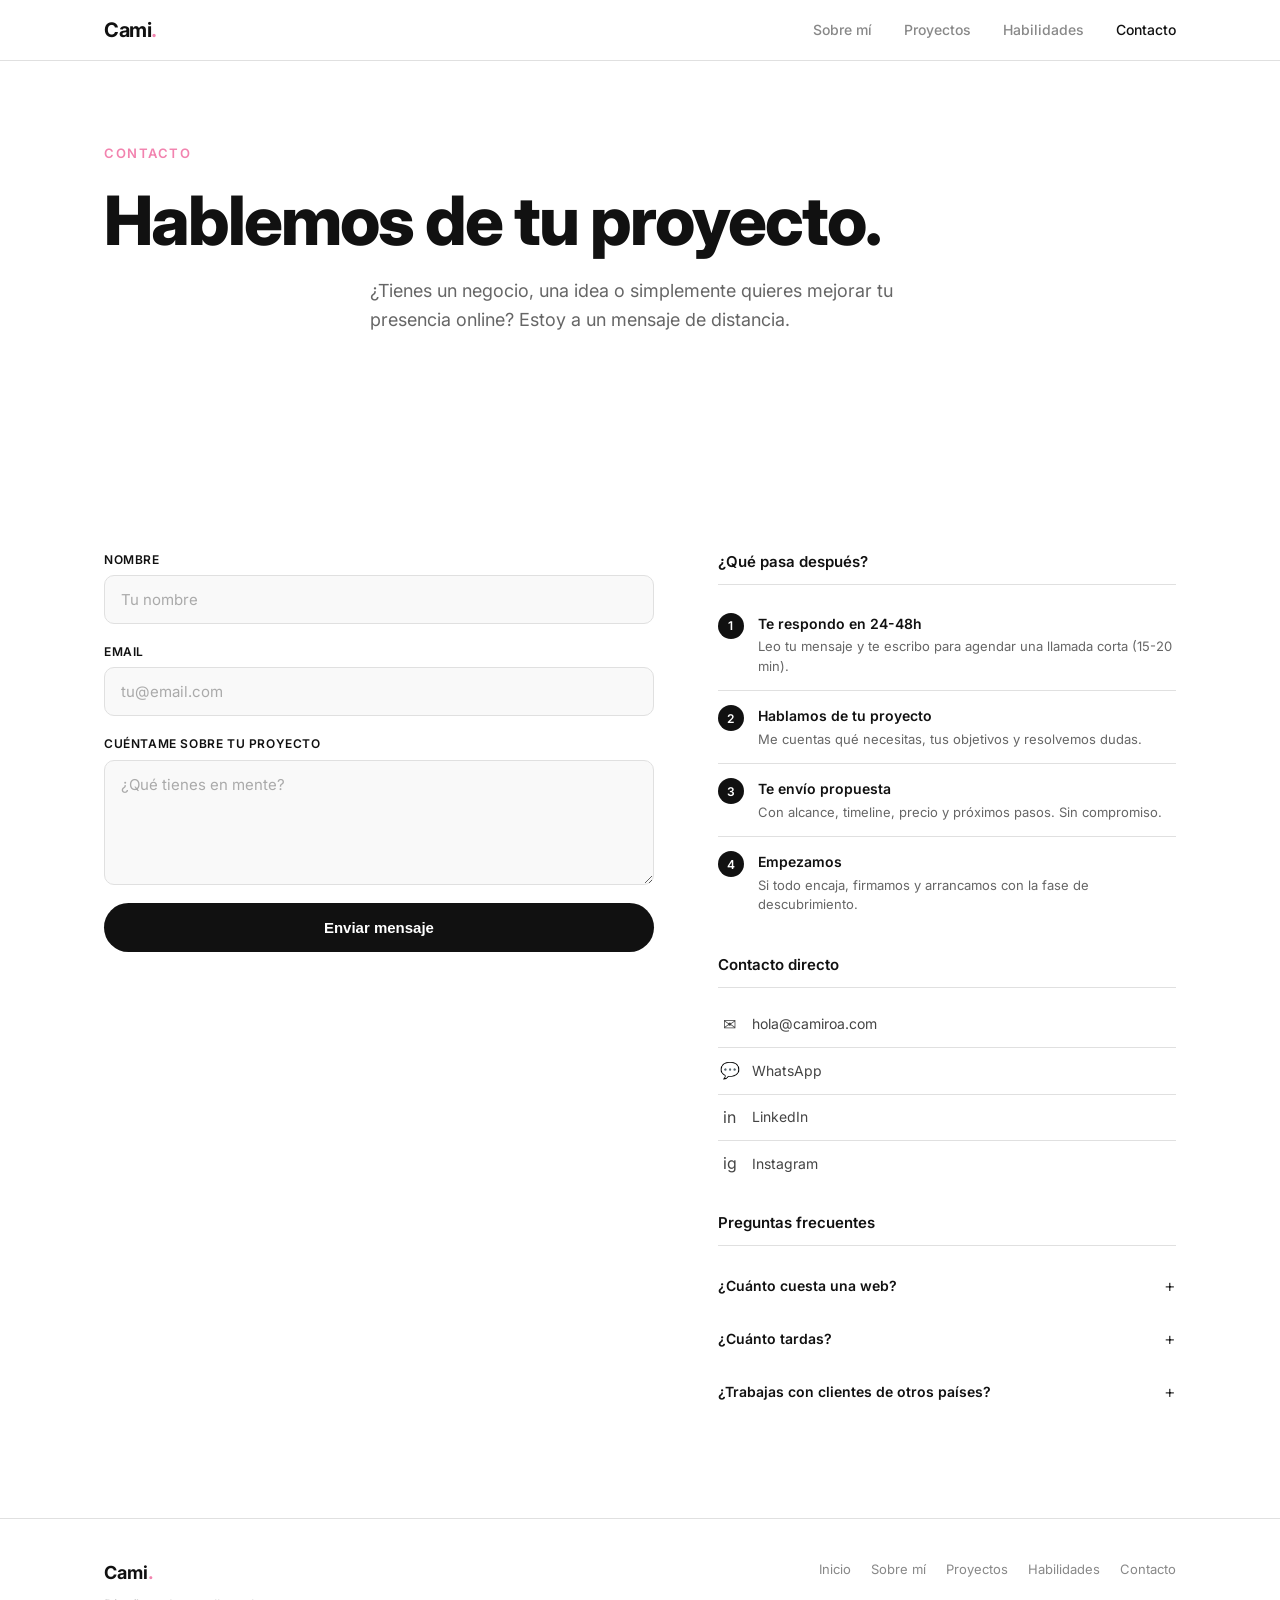
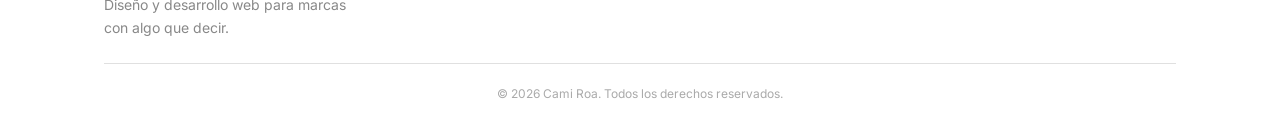
<file: contact.html>
<!DOCTYPE html>
<html lang="es">
<head>
    <meta charset="UTF-8">
    <meta name="viewport" content="width=device-width, initial-scale=1.0">
    <title>Contacto — Cami Roa</title>
    <link rel="preconnect" href="https://fonts.googleapis.com">
    <link rel="preconnect" href="https://fonts.gstatic.com" crossorigin>
    <link href="https://fonts.googleapis.com/css2?family=Inter:wght@400;500;600;700;800&display=swap" rel="stylesheet">
    <link rel="stylesheet" href="https://api.fontshare.com/v2/css?f[]=clash-display@400,500,600,700&display=swap">
    <link rel="stylesheet" href="styles.css">
</head>
<body>
    <header class="header">
        <nav class="nav container">
            <a href="index.html" class="logo">Cami<span>.</span></a>
            <ul class="nav-links" id="nav-links">
                <li><a href="about.html">Sobre mí</a></li>
                <li><a href="projects.html">Proyectos</a></li>
                <li><a href="skills.html">Habilidades</a></li>
                <li><a href="contact.html" class="active">Contacto</a></li>
            </ul>
            <button class="nav-toggle" id="nav-toggle" aria-label="Menu">
                <span></span>
                <span></span>
                <span></span>
            </button>
        </nav>
    </header>

    <main>
        <section class="hero hero-page">
            <div class="container">
                <p class="hero-greeting">CONTACTO</p>
                <h1 class="hero-name">Hablemos de tu proyecto.</h1>
                <p class="hero-description">¿Tienes un negocio, una idea o simplemente quieres mejorar tu presencia online? Estoy a un mensaje de distancia.</p>
            </div>
        </section>

        <section class="section">
            <div class="container">
                <div class="contact-grid">
                    <div class="reveal">
                        <form class="contact-form" id="contact-form" action="#" method="POST">
                            <div class="form-group">
                                <label for="name">Nombre</label>
                                <input type="text" id="name" name="name" placeholder="Tu nombre" required>
                            </div>
                            <div class="form-group">
                                <label for="email">Email</label>
                                <input type="email" id="email" name="email" placeholder="tu@email.com" required>
                            </div>
                            <div class="form-group">
                                <label for="message">Cuéntame sobre tu proyecto</label>
                                <textarea id="message" name="message" rows="5" placeholder="¿Qué tienes en mente?" required></textarea>
                            </div>
                            <button type="submit" class="btn btn-primary btn-full btn-lg" id="submit-btn">
                                <span class="btn-text">Enviar mensaje</span>
                                <span class="btn-loading" style="display:none">Enviando...</span>
                            </button>
                        </form>
                        <div class="form-status" id="form-status" style="display:none" role="alert" aria-live="polite"></div>
                    </div>

                    <div class="contact-info reveal reveal-delay-2">
                        <div class="info-card">
                            <h3>¿Qué pasa después?</h3>
                            <ol class="process-steps-contact">
                                <li>
                                    <span class="step-num">1</span>
                                    <div>
                                        <strong>Te respondo en 24-48h</strong>
                                        <p>Leo tu mensaje y te escribo para agendar una llamada corta (15-20 min).</p>
                                    </div>
                                </li>
                                <li>
                                    <span class="step-num">2</span>
                                    <div>
                                        <strong>Hablamos de tu proyecto</strong>
                                        <p>Me cuentas qué necesitas, tus objetivos y resolvemos dudas.</p>
                                    </div>
                                </li>
                                <li>
                                    <span class="step-num">3</span>
                                    <div>
                                        <strong>Te envío propuesta</strong>
                                        <p>Con alcance, timeline, precio y próximos pasos. Sin compromiso.</p>
                                    </div>
                                </li>
                                <li>
                                    <span class="step-num">4</span>
                                    <div>
                                        <strong>Empezamos</strong>
                                        <p>Si todo encaja, firmamos y arrancamos con la fase de descubrimiento.</p>
                                    </div>
                                </li>
                            </ol>
                        </div>

                        <div class="info-card">
                            <h3>Contacto directo</h3>
                            <ul class="direct-links">
                                <li>
                                    <a href="mailto:hola@camiroa.com">
                                        <span class="link-icon">✉</span>
                                        <span>hola@camiroa.com</span>
                                    </a>
                                </li>
                                <li>
                                    <a href="https://wa.me/5491112345678" target="_blank" rel="noopener">
                                        <span class="link-icon">💬</span>
                                        <span>WhatsApp</span>
                                    </a>
                                </li>
                                <li>
                                    <a href="https://www.linkedin.com/in/camiroa" target="_blank" rel="noopener">
                                        <span class="link-icon">in</span>
                                        <span>LinkedIn</span>
                                    </a>
                                </li>
                                <li>
                                    <a href="https://www.instagram.com/camiroa" target="_blank" rel="noopener">
                                        <span class="link-icon">ig</span>
                                        <span>Instagram</span>
                                    </a>
                                </li>
                            </ul>
                        </div>

                        <div class="info-card">
                            <h3>Preguntas frecuentes</h3>
                            <details class="faq-item">
                                <summary>¿Cuánto cuesta una web?</summary>
                                <p>Depende del alcance. Una landing page empieza en ~800€, un sitio web completo en ~1.500€. Te doy precio cerrado tras la llamada de descubrimiento.</p>
                            </details>
                            <details class="faq-item">
                                <summary>¿Cuánto tardas?</summary>
                                <p>Entre 2 y 6 semanas según complejidad. Landing pages: 1-2 semanas. Web completa: 3-6 semanas.</p>
                            </details>
                            <details class="faq-item">
                                <summary>¿Trabajas con clientes de otros países?</summary>
                                <p>Sí, trabajo con clientes de cualquier lugar. Las llamadas pueden ser en inglés o español.</p>
                            </details>
                        </div>
                    </div>
                </div>
            </div>
        </section>
    </main>

    <footer class="footer">
        <div class="container">
            <div class="footer-content">
                <div class="footer-brand">
                    <h3>Cami<span>.</span></h3>
                    <p>Diseño y desarrollo web para marcas con algo que decir.</p>
                </div>
                <nav class="footer-nav">
                    <a href="index.html">Inicio</a>
                    <a href="about.html">Sobre mí</a>
                    <a href="projects.html">Proyectos</a>
                    <a href="skills.html">Habilidades</a>
                    <a href="contact.html">Contacto</a>
                </nav>
            </div>
            <div class="footer-bottom">
                <p>&copy; 2026 Cami Roa. Todos los derechos reservados.</p>
            </div>
        </div>
    </footer>

    <script>
        const revealObserver = new IntersectionObserver((entries) => {
            entries.forEach(entry => {
                if (entry.isIntersecting) {
                    entry.target.classList.add('visible');
                    revealObserver.unobserve(entry.target);
                }
            });
        }, { threshold: 0.1, rootMargin: '0px 0px -40px 0px' });

        document.querySelectorAll('.reveal').forEach(el => revealObserver.observe(el));

        // Form handling
        const form = document.getElementById('contact-form');
        const status = document.getElementById('form-status');
        const submitBtn = document.getElementById('submit-btn');
        const btnText = submitBtn.querySelector('.btn-text');
        const btnLoading = submitBtn.querySelector('.btn-loading');

        form.addEventListener('submit', async (e) => {
            e.preventDefault();
            setLoading(true);

            setTimeout(() => {
                showStatus('Mensaje enviado correctamente. Te responderé en 24-48h.', 'success');
                form.reset();
                setLoading(false);
            }, 1500);
        });

        function setLoading(loading) {
            submitBtn.disabled = loading;
            btnText.style.display = loading ? 'none' : 'inline';
            btnLoading.style.display = loading ? 'inline' : 'none';
        }

        function showStatus(message, type) {
            status.textContent = message;
            status.className = 'form-status ' + type;
            status.style.display = 'block';
            status.scrollIntoView({ behavior: 'smooth', block: 'nearest' });
        }

        // Hamburger menu
        const navToggle = document.getElementById('nav-toggle');
        const navLinks = document.getElementById('nav-links');

        navToggle.addEventListener('click', () => {
            navLinks.classList.toggle('open');
            navToggle.classList.toggle('active');
        });

        document.querySelectorAll('.nav-links a').forEach(link => {
            link.addEventListener('click', () => {
                navLinks.classList.remove('open');
                navToggle.classList.remove('active');
            });
        });
    </script>
</body>
</html>
</file>
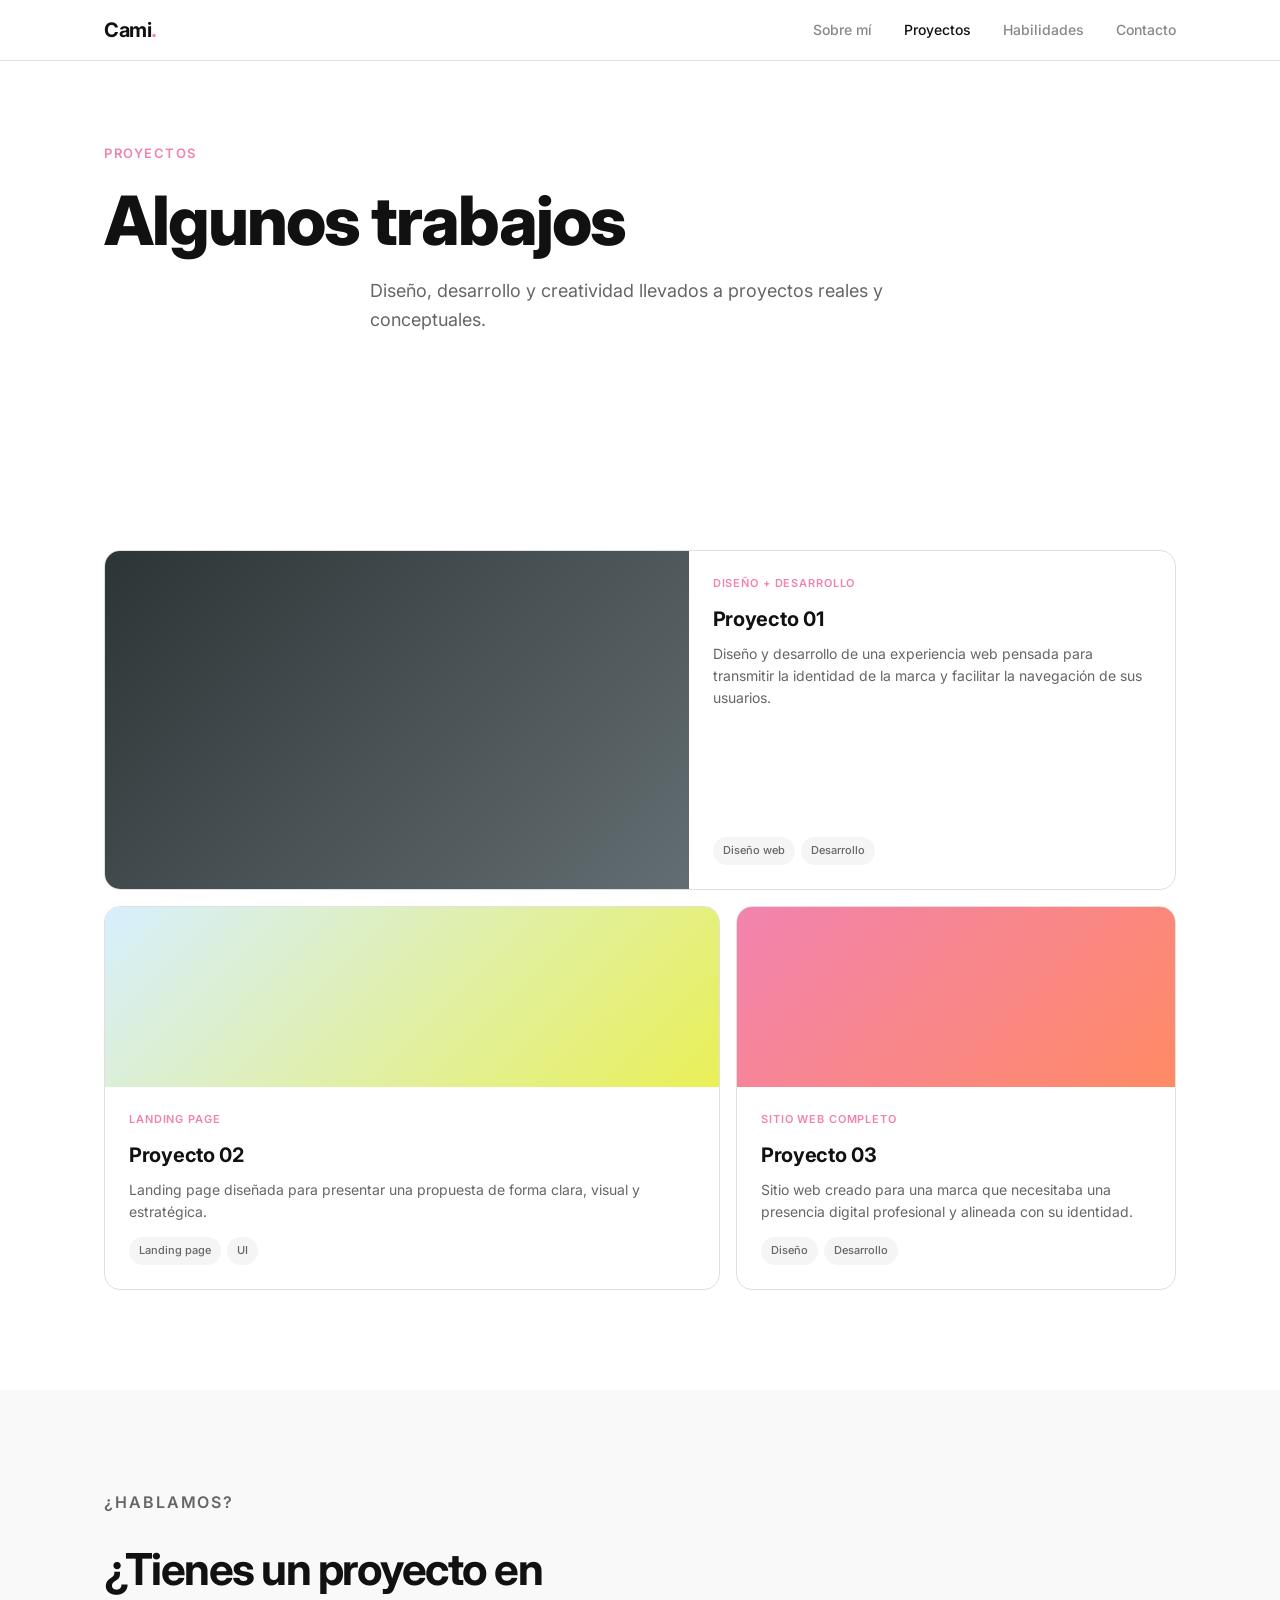
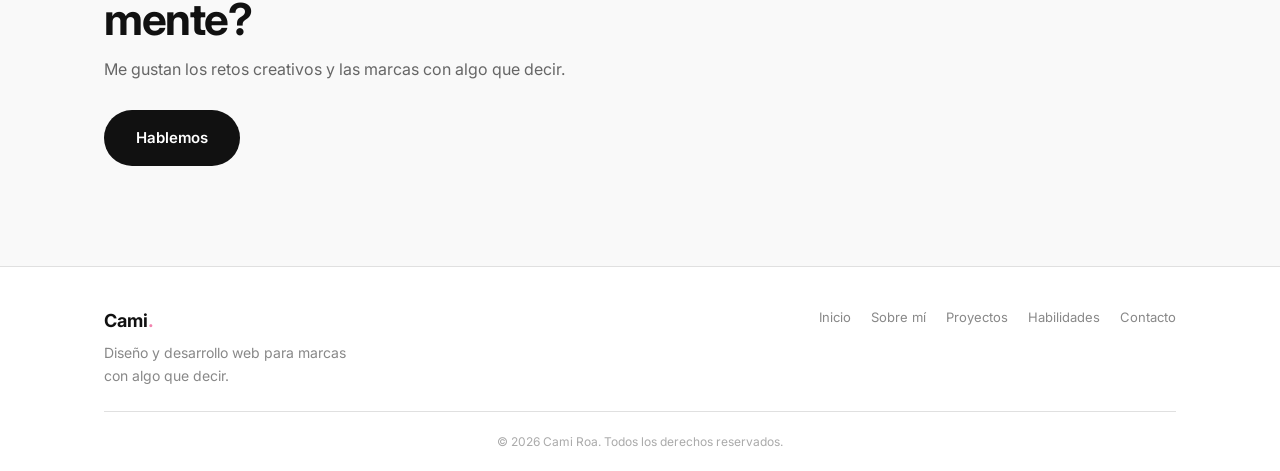
<file: projects.html>
<!DOCTYPE html>
<html lang="es">
<head>
    <meta charset="UTF-8">
    <meta name="viewport" content="width=device-width, initial-scale=1.0">
    <title>Proyectos — Cami Roa</title>
    <link rel="preconnect" href="https://fonts.googleapis.com">
    <link rel="preconnect" href="https://fonts.gstatic.com" crossorigin>
    <link href="https://fonts.googleapis.com/css2?family=Inter:wght@400;500;600;700;800&display=swap" rel="stylesheet">
    <link rel="stylesheet" href="https://api.fontshare.com/v2/css?f[]=clash-display@400,500,600,700&display=swap">
    <link rel="stylesheet" href="styles.css">
</head>
<body>
    <header class="header">
        <nav class="nav container">
            <a href="index.html" class="logo">Cami<span>.</span></a>
            <ul class="nav-links" id="nav-links">
                <li><a href="about.html">Sobre mí</a></li>
                <li><a href="projects.html" class="active">Proyectos</a></li>
                <li><a href="skills.html">Habilidades</a></li>
                <li><a href="contact.html">Contacto</a></li>
            </ul>
            <button class="nav-toggle" id="nav-toggle" aria-label="Menu">
                <span></span>
                <span></span>
                <span></span>
            </button>
        </nav>
    </header>

    <main>
        <section class="hero hero-page">
            <div class="container">
                <p class="hero-greeting">PROYECTOS</p>
                <h1 class="hero-name">Algunos trabajos</h1>
                <p class="hero-description">Diseño, desarrollo y creatividad llevados a proyectos reales y conceptuales.</p>
            </div>
        </section>

        <section class="section">
            <div class="container">
                <div class="projects-grid">
                    <article class="project-card reveal reveal-delay-1" data-project="project-1">
                        <div class="project-card-image"></div>
                        <div class="project-card-body">
                            <span class="project-tag">Diseño + Desarrollo</span>
                            <h3 class="project-title">Proyecto 01</h3>
                            <p class="project-description">Diseño y desarrollo de una experiencia web pensada para transmitir la identidad de la marca y facilitar la navegación de sus usuarios.</p>
                            <div class="project-tags">
                                <span>Diseño web</span>
                                <span>Desarrollo</span>
                            </div>
                        </div>
                    </article>
                    <article class="project-card reveal reveal-delay-2" data-project="project-2">
                        <div class="project-card-image"></div>
                        <div class="project-card-body">
                            <span class="project-tag">Landing page</span>
                            <h3 class="project-title">Proyecto 02</h3>
                            <p class="project-description">Landing page diseñada para presentar una propuesta de forma clara, visual y estratégica.</p>
                            <div class="project-tags">
                                <span>Landing page</span>
                                <span>UI</span>
                            </div>
                        </div>
                    </article>
                    <article class="project-card reveal reveal-delay-3" data-project="project-3">
                        <div class="project-card-image"></div>
                        <div class="project-card-body">
                            <span class="project-tag">Sitio web completo</span>
                            <h3 class="project-title">Proyecto 03</h3>
                            <p class="project-description">Sitio web creado para una marca que necesitaba una presencia digital profesional y alineada con su identidad.</p>
                            <div class="project-tags">
                                <span>Diseño</span>
                                <span>Desarrollo</span>
                            </div>
                        </div>
                    </article>
                </div>
            </div>
        </section>

        <section class="section cta-section">
            <div class="container">
                <div class="cta-inner reveal">
                    <p class="section-eyebrow">¿Hablamos?</p>
                    <h2 class="section-title">¿Tienes un proyecto en mente?</h2>
                    <p>Me gustan los retos creativos y las marcas con algo que decir.</p>
                    <a href="contact.html" class="btn btn-primary btn-lg">Hablemos</a>
                </div>
            </div>
        </section>
    </main>

    <!-- Modal -->
    <div class="modal-overlay" id="project-modal" role="dialog" aria-modal="true" hidden>
        <div class="modal" style="position: relative;">
            <button class="modal-close" id="modal-close" aria-label="Cerrar">×</button>
            <div class="modal-content" id="modal-content"></div>
        </div>
    </div>

    <footer class="footer">
        <div class="container">
            <div class="footer-content">
                <div class="footer-brand">
                    <h3>Cami<span>.</span></h3>
                    <p>Diseño y desarrollo web para marcas con algo que decir.</p>
                </div>
                <nav class="footer-nav">
                    <a href="index.html">Inicio</a>
                    <a href="about.html">Sobre mí</a>
                    <a href="projects.html">Proyectos</a>
                    <a href="skills.html">Habilidades</a>
                    <a href="contact.html">Contacto</a>
                </nav>
            </div>
            <div class="footer-bottom">
                <p>&copy; 2026 Cami Roa. Todos los derechos reservados.</p>
            </div>
        </div>
    </footer>

    <script>
        const revealObserver = new IntersectionObserver((entries) => {
            entries.forEach(entry => {
                if (entry.isIntersecting) {
                    entry.target.classList.add('visible');
                    revealObserver.unobserve(entry.target);
                }
            });
        }, { threshold: 0.1, rootMargin: '0px 0px -40px 0px' });

        document.querySelectorAll('.reveal').forEach(el => revealObserver.observe(el));

        const projects = {
            'project-1': {
                title: 'Proyecto 01',
                tag: 'Diseño + Desarrollo',
                fullDescription: 'Diseño y desarrollo de una experiencia web pensada para transmitir la identidad de la marca y facilitar la navegación de sus usuarios.',
                tech: ['HTML', 'CSS', 'JavaScript', 'Responsive Design'],
                links: [{ label: 'Ver proyecto', url: '#', primary: true }]
            },
            'project-2': {
                title: 'Proyecto 02',
                tag: 'Landing page',
                fullDescription: 'Landing page diseñada para presentar una propuesta de forma clara, visual y estratégica.',
                tech: ['HTML', 'CSS', 'Animaciones CSS'],
                links: [{ label: 'Ver proyecto', url: '#', primary: true }]
            },
            'project-3': {
                title: 'Proyecto 03',
                tag: 'Sitio web completo',
                fullDescription: 'Sitio web para una marca que necesitaba una presencia digital profesional y alineada con su identidad.',
                tech: ['HTML', 'CSS', 'JavaScript', 'Responsive Design'],
                links: [{ label: 'Ver proyecto', url: '#', primary: true }]
            }
        };

        const modalOverlay = document.getElementById('project-modal');
        const modalContent = document.getElementById('modal-content');
        const modalClose = document.getElementById('modal-close');

        document.querySelectorAll('.project-card[data-project]').forEach(card => {
            card.addEventListener('click', () => {
                const project = projects[card.dataset.project];
                if (!project) return;
                modalContent.innerHTML = `
                    <span class="modal-tag">${project.tag}</span>
                    <h2 id="modal-title">${project.title}</h2>
                    <p class="modal-description">${project.fullDescription}</p>
                    <h3>Tecnologías</h3>
                    <div class="modal-tech">
                        ${project.tech.map(t => `<span class="tech-tag">${t}</span>`).join('')}
                    </div>
                    <div class="modal-links">
                        ${project.links.map(l => `<a href="${l.url}" class="modal-link ${l.primary ? 'primary' : 'secondary'}" target="_blank">${l.label}</a>`).join('')}
                    </div>
                `;
                modalOverlay.hidden = false;
                document.body.style.overflow = 'hidden';
                modalClose.focus();
            });
        });

        modalClose.addEventListener('click', () => {
            modalOverlay.hidden = true;
            document.body.style.overflow = '';
        });

        modalOverlay.addEventListener('click', (e) => {
            if (e.target === modalOverlay) {
                modalOverlay.hidden = true;
                document.body.style.overflow = '';
            }
        });

        document.addEventListener('keydown', (e) => {
            if (e.key === 'Escape' && !modalOverlay.hidden) {
                modalOverlay.hidden = true;
                document.body.style.overflow = '';
            }
        });

        // Hamburger menu
        const navToggle = document.getElementById('nav-toggle');
        const navLinks = document.getElementById('nav-links');

        navToggle.addEventListener('click', () => {
            navLinks.classList.toggle('open');
            navToggle.classList.toggle('active');
        });

        document.querySelectorAll('.nav-links a').forEach(link => {
            link.addEventListener('click', () => {
                navLinks.classList.remove('open');
                navToggle.classList.remove('active');
            });
        });
    </script>
</body>
</html>
</file>
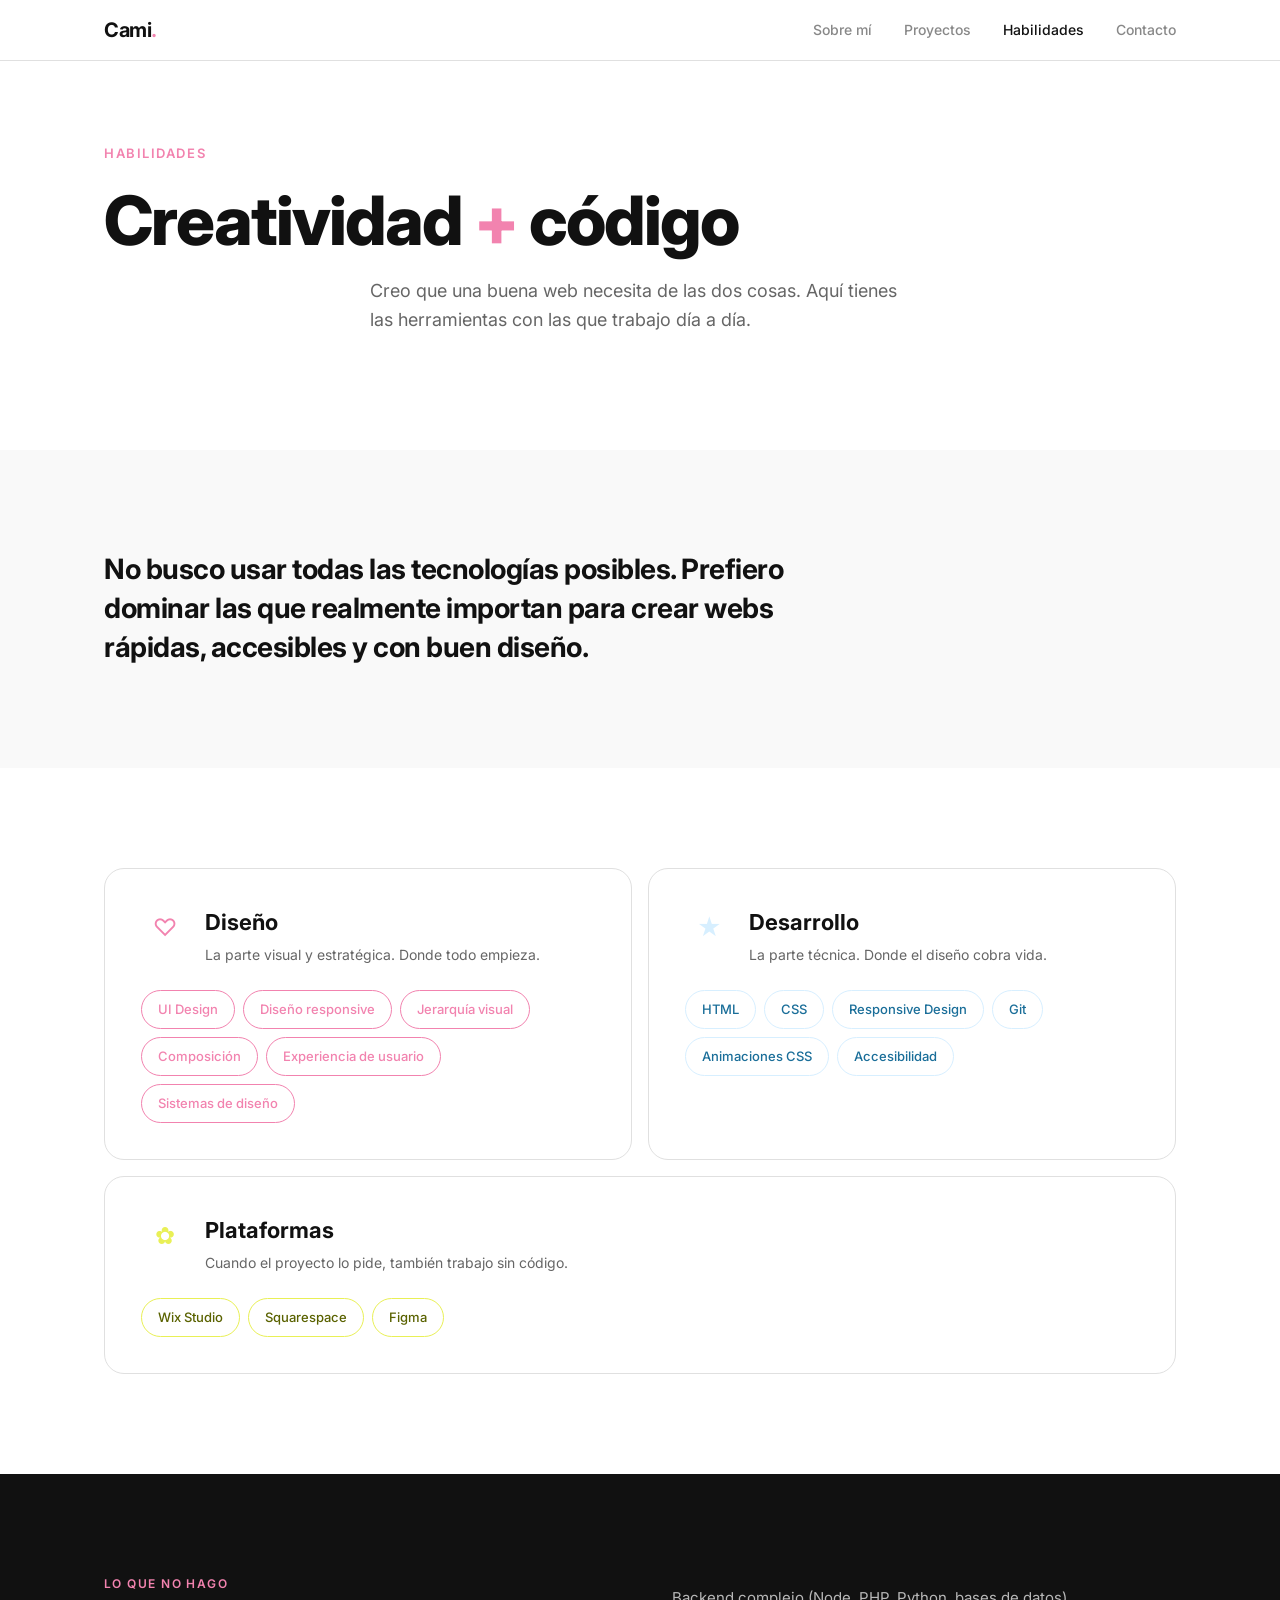
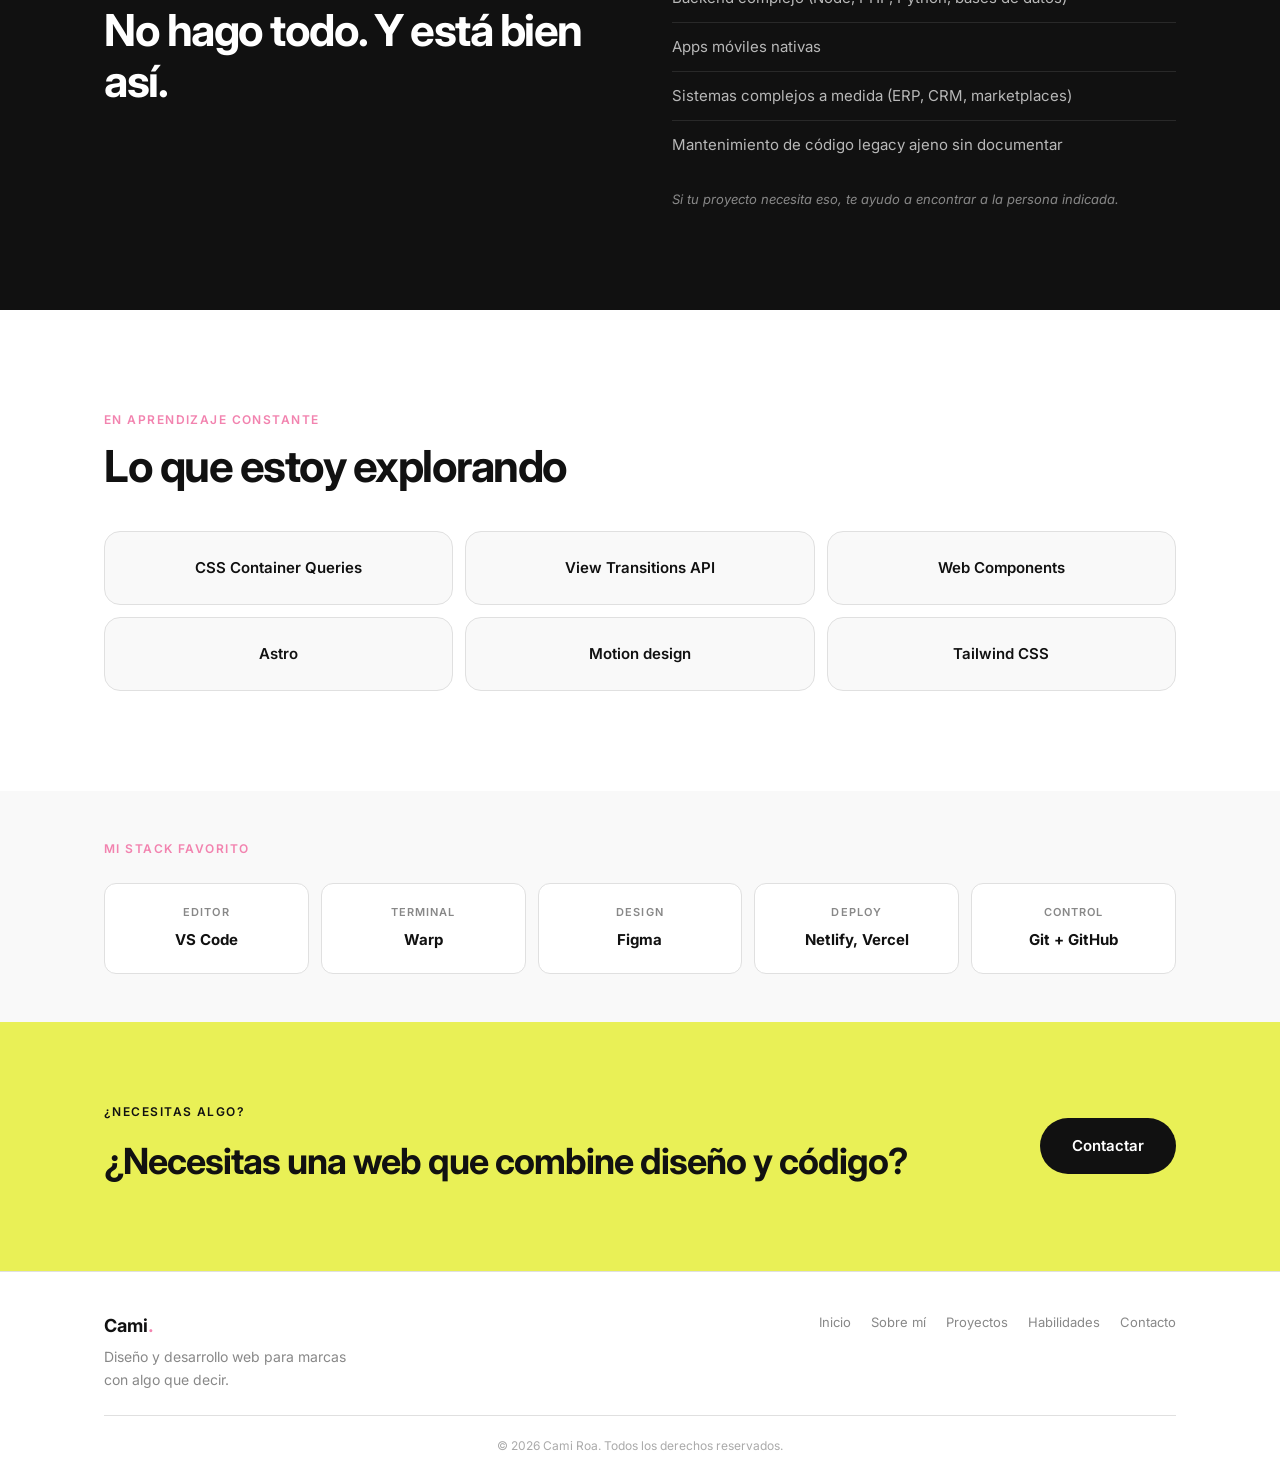
<file: skills.html>
<!DOCTYPE html>
<html lang="es">
<head>
    <meta charset="UTF-8">
    <meta name="viewport" content="width=device-width, initial-scale=1.0">
    <title>Habilidades — Cami Roa</title>
    <link rel="preconnect" href="https://fonts.googleapis.com">
    <link rel="preconnect" href="https://fonts.gstatic.com" crossorigin>
    <link href="https://fonts.googleapis.com/css2?family=Inter:wght@400;500;600;700;800&display=swap" rel="stylesheet">
    <link rel="stylesheet" href="https://api.fontshare.com/v2/css?f[]=clash-display@400,500,600,700&display=swap">
    <link rel="stylesheet" href="styles.css">
</head>
<body>
    <header class="header">
        <nav class="nav container">
            <a href="index.html" class="logo">Cami<span>.</span></a>
            <ul class="nav-links" id="nav-links">
                <li><a href="about.html">Sobre mí</a></li>
                <li><a href="projects.html">Proyectos</a></li>
                <li><a href="skills.html" class="active">Habilidades</a></li>
                <li><a href="contact.html">Contacto</a></li>
            </ul>
            <button class="nav-toggle" id="nav-toggle" aria-label="Menu">
                <span></span>
                <span></span>
                <span></span>
            </button>
        </nav>
    </header>

    <main>
        <section class="hero hero-page">
            <div class="container">
                <p class="hero-greeting">HABILIDADES</p>
                <h1 class="hero-name">Creatividad <span class="accent">+</span> código</h1>
                <p class="hero-description">Creo que una buena web necesita de las dos cosas. Aquí tienes las herramientas con las que trabajo día a día.</p>
            </div>
        </section>

        <!-- BIG STATEMENT -->
        <section class="section skills-statement">
            <div class="container">
                <p class="skills-statement-text reveal">No busco usar todas las tecnologías posibles. Prefiero dominar las que realmente importan para crear webs rápidas, accesibles y con buen diseño.</p>
            </div>
        </section>

        <!-- SKILLS — Asymmetric blocks -->
        <section class="section skills-blocks">
            <div class="container">
                <div class="skills-blocks-grid">
                    <!-- Diseño - Large -->
                    <div class="skill-block-lg reveal" style="--accent: var(--topaze);">
                        <div class="skill-block-lg-header">
                            <span class="skill-block-lg-icon">♡</span>
                            <div>
                                <h3>Diseño</h3>
                                <p>La parte visual y estratégica. Donde todo empieza.</p>
                            </div>
                        </div>
                        <div class="skill-block-lg-items">
                            <div class="skill-pill">UI Design</div>
                            <div class="skill-pill">Diseño responsive</div>
                            <div class="skill-pill">Jerarquía visual</div>
                            <div class="skill-pill">Composición</div>
                            <div class="skill-pill">Experiencia de usuario</div>
                            <div class="skill-pill">Sistemas de diseño</div>
                        </div>
                    </div>

                    <!-- Desarrollo - Large -->
                    <div class="skill-block-lg reveal reveal-delay-1" style="--accent: var(--cool-blue);">
                        <div class="skill-block-lg-header">
                            <span class="skill-block-lg-icon">★</span>
                            <div>
                                <h3>Desarrollo</h3>
                                <p>La parte técnica. Donde el diseño cobra vida.</p>
                            </div>
                        </div>
                        <div class="skill-block-lg-items">
                            <div class="skill-pill">HTML</div>
                            <div class="skill-pill">CSS</div>
                            <div class="skill-pill">Responsive Design</div>
                            <div class="skill-pill">Git</div>
                            <div class="skill-pill">Animaciones CSS</div>
                            <div class="skill-pill">Accesibilidad</div>
                        </div>
                    </div>

                    <!-- Plataformas - Small -->
                    <div class="skill-block-lg reveal reveal-delay-2" style="--accent: var(--wasabi);">
                        <div class="skill-block-lg-header">
                            <span class="skill-block-lg-icon">✿</span>
                            <div>
                                <h3>Plataformas</h3>
                                <p>Cuando el proyecto lo pide, también trabajo sin código.</p>
                            </div>
                        </div>
                        <div class="skill-block-lg-items">
                            <div class="skill-pill">Wix Studio</div>
                            <div class="skill-pill">Squarespace</div>
                            <div class="skill-pill">Figma</div>
                        </div>
                    </div>
                </div>
            </div>
        </section>

        <!-- WHAT I DON'T DO -->
        <section class="section skills-not">
            <div class="container">
                <div class="skills-not-grid">
                    <div class="skills-not-left reveal">
                        <p class="section-eyebrow">Lo que no hago</p>
                        <h2 class="section-title">No hago todo. Y está bien así.</h2>
                    </div>
                    <div class="skills-not-right reveal reveal-delay-1">
                        <ul class="skills-not-list">
                            <li>Backend complejo (Node, PHP, Python, bases de datos)</li>
                            <li>Apps móviles nativas</li>
                            <li>Sistemas complejos a medida (ERP, CRM, marketplaces)</li>
                            <li>Mantenimiento de código legacy ajeno sin documentar</li>
                        </ul>
                        <p class="skills-not-note">Si tu proyecto necesita eso, te ayudo a encontrar a la persona indicada.</p>
                    </div>
                </div>
            </div>
        </section>

        <!-- LEARNING -->
        <section class="section skills-learning">
            <div class="container">
                <p class="section-eyebrow reveal">En aprendizaje constante</p>
                <h2 class="section-title reveal reveal-delay-1">Lo que estoy explorando</h2>
                <div class="skills-learning-grid">
                    <div class="skills-learning-card reveal">CSS Container Queries</div>
                    <div class="skills-learning-card reveal reveal-delay-1">View Transitions API</div>
                    <div class="skills-learning-card reveal reveal-delay-1">Web Components</div>
                    <div class="skills-learning-card reveal reveal-delay-2">Astro</div>
                    <div class="skills-learning-card reveal reveal-delay-2">Motion design</div>
                    <div class="skills-learning-card reveal reveal-delay-3">Tailwind CSS</div>
                </div>
            </div>
        </section>

        <!-- STACK STRIP -->
        <section class="section skills-stack">
            <div class="container">
                <p class="section-eyebrow reveal">Mi stack favorito</p>
                <div class="skills-stack-grid">
                    <div class="skills-stack-item reveal">
                        <span class="skills-stack-label">Editor</span>
                        <span class="skills-stack-name">VS Code</span>
                    </div>
                    <div class="skills-stack-item reveal reveal-delay-1">
                        <span class="skills-stack-label">Terminal</span>
                        <span class="skills-stack-name">Warp</span>
                    </div>
                    <div class="skills-stack-item reveal reveal-delay-1">
                        <span class="skills-stack-label">Design</span>
                        <span class="skills-stack-name">Figma</span>
                    </div>
                    <div class="skills-stack-item reveal reveal-delay-2">
                        <span class="skills-stack-label">Deploy</span>
                        <span class="skills-stack-name">Netlify, Vercel</span>
                    </div>
                    <div class="skills-stack-item reveal reveal-delay-2">
                        <span class="skills-stack-label">Control</span>
                        <span class="skills-stack-name">Git + GitHub</span>
                    </div>
                </div>
            </div>
        </section>

        <!-- CTA -->
        <section class="section cta-banner">
            <div class="container">
                <div class="cta-banner-inner reveal">
                    <div>
                        <p class="section-eyebrow" style="color: var(--black);">¿Necesitas algo?</p>
                        <h2 class="cta-banner-title">¿Necesitas una web que combine diseño y código?</h2>
                    </div>
                    <a href="contact.html" class="btn btn-primary btn-lg">Contactar</a>
                </div>
            </div>
        </section>
    </main>

    <footer class="footer">
        <div class="container">
            <div class="footer-content">
                <div class="footer-brand">
                    <h3>Cami<span>.</span></h3>
                    <p>Diseño y desarrollo web para marcas con algo que decir.</p>
                </div>
                <nav class="footer-nav">
                    <a href="index.html">Inicio</a>
                    <a href="about.html">Sobre mí</a>
                    <a href="projects.html">Proyectos</a>
                    <a href="skills.html">Habilidades</a>
                    <a href="contact.html">Contacto</a>
                </nav>
            </div>
            <div class="footer-bottom">
                <p>&copy; 2026 Cami Roa. Todos los derechos reservados.</p>
            </div>
        </div>
    </footer>

    <script>
        const revealObserver = new IntersectionObserver((entries) => {
            entries.forEach(entry => {
                if (entry.isIntersecting) {
                    entry.target.classList.add('visible');
                    revealObserver.unobserve(entry.target);
                }
            });
        }, { threshold: 0.1, rootMargin: '0px 0px -40px 0px' });

        document.querySelectorAll('.reveal').forEach(el => revealObserver.observe(el));

        const navToggle = document.getElementById('nav-toggle');
        const navLinks = document.getElementById('nav-links');

        navToggle.addEventListener('click', () => {
            navLinks.classList.toggle('open');
            navToggle.classList.toggle('active');
        });

        document.querySelectorAll('.nav-links a').forEach(link => {
            link.addEventListener('click', () => {
                navLinks.classList.remove('open');
                navToggle.classList.remove('active');
            });
        });
    </script>
</body>
</html>
</file>
<file: styles.css>
/* ===== RESET ===== */
*, *::before, *::after {
  margin: 0;
  padding: 0;
  box-sizing: border-box;
}

:root {
  --topaze: #F283AF;
  --wasabi: #E9F056;
  --cool-blue: #D7EFFF;
  --black: #111111;
  --gray-900: #1a1a1a;
  --gray-700: #444444;
  --gray-500: #666666;
  --gray-400: #888888;
  --gray-300: #aaaaaa;
  --gray-200: #e0e0e0;
  --gray-100: #f5f5f5;
  --gray-50: #f9f9f9;
  --white: #ffffff;
}

html { scroll-behavior: smooth; }

@media (prefers-reduced-motion: reduce) {
  html { scroll-behavior: auto; }
}

body {
  font-family: 'Inter', -apple-system, BlinkMacSystemFont, sans-serif;
  line-height: 1.6;
  color: var(--gray-700);
  background: var(--white);
  -webkit-font-smoothing: antialiased;
  font-size: 16px;
  overflow-x: hidden;
}

a { color: inherit; text-decoration: none; }
img { max-width: 100%; display: block; }

/* ===== LAYOUT ===== */
.container {
  width: 100%;
  max-width: 1120px;
  margin: 0 auto;
  padding: 0 24px;
}

/* ===== NAV ===== */
.header {
  position: fixed;
  top: 0;
  left: 0;
  right: 0;
  z-index: 1000;
  background: rgba(255, 255, 255, 0.95);
  backdrop-filter: blur(12px);
  border-bottom: 1px solid var(--gray-200);
}

.nav {
  display: flex;
  align-items: center;
  justify-content: space-between;
  height: 60px;
}

.logo {
  font-size: 20px;
  font-weight: 700;
  color: var(--black);
  letter-spacing: -0.5px;
}

.logo span { color: var(--topaze); }

.nav-links {
  display: flex;
  gap: 32px;
  list-style: none;
}

.nav-links a {
  font-size: 14px;
  font-weight: 500;
  color: var(--gray-400);
  transition: color 0.2s;
}

.nav-links a:hover,
.nav-links a.active {
  color: var(--black);
}

/* Hamburger */
.nav-toggle {
  display: none;
  flex-direction: column;
  gap: 5px;
  background: none;
  border: none;
  cursor: pointer;
  padding: 4px;
  z-index: 1001;
}

.nav-toggle span {
  width: 22px;
  height: 2px;
  background: var(--black);
  border-radius: 2px;
  transition: all 0.3s;
}

.nav-toggle.active span:nth-child(1) {
  transform: rotate(45deg) translate(5px, 5px);
}

.nav-toggle.active span:nth-child(2) {
  opacity: 0;
}

.nav-toggle.active span:nth-child(3) {
  transform: rotate(-45deg) translate(5px, -5px);
}

/* ===== BUTTONS ===== */
.btn {
  display: inline-flex;
  align-items: center;
  gap: 8px;
  padding: 14px 28px;
  font-size: 14px;
  font-weight: 600;
  border-radius: 100px;
  border: none;
  cursor: pointer;
  transition: all 0.2s;
}

.btn-primary {
  background: var(--black);
  color: var(--white);
}

.btn-primary:hover {
  background: var(--gray-900);
  transform: translateY(-1px);
}

.btn-secondary {
  background: transparent;
  color: var(--black);
  border: 1.5px solid var(--gray-300);
}

.btn-secondary:hover {
  border-color: var(--black);
}

.btn-full { width: 100%; justify-content: center; }

.btn-lg { padding: 16px 32px; font-size: 15px; }

/* ===== HERO ===== */
.hero {
  min-height: 100vh;
  display: flex;
  align-items: center;
  justify-content: center;
  background: var(--white);
  padding: 80px 24px 60px;
  box-sizing: border-box;
}

.hero-content {
  text-align: center;
  max-width: 720px;
  width: 100%;
}

.hero-greeting {
  font-size: 13px;
  font-weight: 600;
  color: var(--topaze);
  text-transform: uppercase;
  letter-spacing: 0.12em;
  margin-bottom: 20px;
}

.hero-name {
  font-size: clamp(38px, 7vw, 68px);
  font-weight: 800;
  line-height: 1.08;
  letter-spacing: -2px;
  margin-bottom: 20px;
  color: var(--black);
}

.hero-name .accent {
  color: var(--topaze);
}

.hero-description {
  font-size: 18px;
  color: var(--gray-500);
  line-height: 1.6;
  margin-bottom: 32px;
  max-width: 540px;
  margin-left: auto;
  margin-right: auto;
}

.hero-actions {
  display: flex;
  gap: 12px;
  justify-content: center;
  flex-wrap: wrap;
}

.hero-stats {
  display: flex;
  gap: 48px;
  justify-content: center;
  margin-top: 48px;
  padding-top: 32px;
  border-top: 1px solid var(--gray-200);
}

.hero-stat-num {
  font-size: 36px;
  font-weight: 800;
  color: var(--black);
  display: block;
}

.hero-stat-label {
  font-size: 13px;
  color: var(--gray-400);
  text-transform: uppercase;
  letter-spacing: 0.04em;
  margin-top: 4px;
}

.hero-deco { display: none; }

/* ===== SECTION ===== */
.section {
  padding: 100px 0;
}

.section-eyebrow {
  font-size: 12px;
  font-weight: 600;
  text-transform: uppercase;
  letter-spacing: 0.12em;
  color: var(--topaze);
  margin-bottom: 12px;
}

.section-title {
  font-size: clamp(28px, 4vw, 44px);
  font-weight: 700;
  letter-spacing: -1.5px;
  line-height: 1.15;
  color: var(--black);
  max-width: 600px;
}

.section-subtitle {
  font-size: 17px;
  color: var(--gray-500);
  max-width: 480px;
  margin-top: 12px;
  line-height: 1.6;
}

/* ===== VALUE PROP ===== */
.value-prop { background: var(--white); }

.value-split {
  display: grid;
  grid-template-columns: 1fr 1fr;
  gap: 64px;
  align-items: start;
}

.value-left .section-title { margin-bottom: 20px; }

.value-cards {
  display: flex;
  flex-direction: column;
  gap: 12px;
}

.value-card {
  padding: 24px;
  border-radius: 12px;
  background: var(--gray-50);
  border: 1px solid var(--gray-200);
  transition: all 0.2s;
}

.value-card:hover {
  border-color: var(--topaze);
  transform: translateX(4px);
}

.value-card-icon {
  font-size: 24px;
  margin-bottom: 12px;
}

.value-card h3 {
  font-size: 17px;
  font-weight: 600;
  margin-bottom: 6px;
  color: var(--black);
}

.value-card p {
  font-size: 14px;
  color: var(--gray-500);
  line-height: 1.6;
}

/* ===== SERVICES ===== */
.services { background: var(--gray-50); }

.services-list {
  display: flex;
  flex-direction: column;
}

.service-row {
  display: grid;
  grid-template-columns: 80px 1fr auto;
  gap: 32px;
  align-items: center;
  padding: 40px 0;
  border-bottom: 1px solid var(--gray-200);
  transition: all 0.2s;
}

.service-row:first-child { border-top: 1px solid var(--gray-200); }

.service-num {
  font-size: 13px;
  color: var(--gray-400);
}

.service-content h3 {
  font-size: 24px;
  font-weight: 700;
  letter-spacing: -0.5px;
  margin-bottom: 6px;
  color: var(--black);
}

.service-content p {
  font-size: 15px;
  color: var(--gray-500);
  line-height: 1.6;
  max-width: 440px;
}

.service-meta { text-align: right; }

.service-meta p {
  font-size: 13px;
  color: var(--gray-500);
  line-height: 1.5;
}

.service-meta strong {
  color: var(--black);
  display: block;
  margin-bottom: 4px;
  font-size: 11px;
  text-transform: uppercase;
  letter-spacing: 0.06em;
}

/* ===== PORTFOLIO ===== */
.portfolio-preview { background: var(--white); }

.projects-grid {
  display: grid;
  grid-template-columns: 1.4fr 1fr;
  gap: 16px;
}

.project-card {
  border-radius: 16px;
  cursor: pointer;
  transition: all 0.3s;
  overflow: hidden;
  background: var(--white);
  border: 1px solid var(--gray-200);
}

.project-card:hover {
  transform: translateY(-4px);
  box-shadow: 0 16px 48px rgba(0, 0, 0, 0.08);
}

.project-card:first-child {
  grid-column: 1 / -1;
  display: grid;
  grid-template-columns: 1.2fr 1fr;
  min-height: 340px;
}

.project-card:first-child .project-card-image { height: 100%; }

.project-card-image {
  height: 180px;
  overflow: hidden;
}

.project-card:nth-child(1) .project-card-image {
  background: linear-gradient(135deg, #2D3436, #636E72);
}

.project-card:nth-child(2) .project-card-image {
  background: linear-gradient(135deg, var(--cool-blue), var(--wasabi));
}

.project-card:nth-child(3) .project-card-image {
  background: linear-gradient(135deg, var(--topaze), #FF8A65);
}

.project-card-body {
  padding: 24px;
  display: flex;
  flex-direction: column;
}

.project-tag {
  font-size: 11px;
  font-weight: 600;
  text-transform: uppercase;
  letter-spacing: 0.08em;
  color: var(--topaze);
  margin-bottom: 10px;
}

.project-title {
  font-size: 20px;
  font-weight: 700;
  letter-spacing: -0.3px;
  margin-bottom: 8px;
  color: var(--black);
}

.project-description {
  font-size: 14px;
  color: var(--gray-500);
  line-height: 1.6;
  flex: 1;
}

.project-tags {
  display: flex;
  flex-wrap: wrap;
  gap: 6px;
  margin-top: 14px;
}

.project-tags span {
  font-size: 11px;
  font-weight: 500;
  padding: 5px 10px;
  border-radius: 100px;
  background: var(--gray-100);
  color: var(--gray-500);
}

/* ===== ABOUT PREVIEW ===== */
.about-preview {
  background: var(--black);
  color: var(--white);
}

.about-preview .section-title { color: var(--white); }
.about-preview .section-eyebrow { color: var(--wasabi); }

.about-grid {
  display: grid;
  grid-template-columns: 1fr 1fr;
  gap: 64px;
  align-items: start;
}

.about-text p {
  font-size: 16px;
  color: rgba(255, 255, 255, 0.75);
  line-height: 1.7;
  margin-bottom: 16px;
}

.about-text p strong { color: var(--white); }

.about-visual {
  aspect-ratio: 4/5;
  border-radius: 20px;
  background: linear-gradient(135deg, #e0e0e0, #c0c0c0);
  opacity: 0.4;
}

/* ===== SKILLS PREVIEW ===== */
.skills-preview { background: var(--white); }

.skills-grid {
  display: grid;
  grid-template-columns: repeat(3, 1fr);
  gap: 1px;
  background: var(--gray-200);
  border: 1px solid var(--gray-200);
  border-radius: 16px;
  overflow: hidden;
}

.skill-cell {
  background: var(--white);
  padding: 28px;
}

.skill-cell h3 {
  font-size: 12px;
  font-weight: 600;
  text-transform: uppercase;
  letter-spacing: 0.1em;
  color: var(--gray-400);
  margin-bottom: 16px;
  padding-bottom: 12px;
  border-bottom: 1px solid var(--gray-200);
}

.skill-cell ul { list-style: none; }

.skill-cell li {
  font-size: 14px;
  padding: 8px 0;
  border-bottom: 1px solid var(--gray-200);
  color: var(--gray-700);
}

.skill-cell li:last-child { border-bottom: none; }
.skill-cell li:hover { color: var(--topaze); }

/* ===== PROCESS ===== */
.process { background: var(--white); }

.process-steps {
  display: grid;
  grid-template-columns: repeat(5, 1fr);
  counter-reset: step;
}

.process-step {
  text-align: center;
  padding: 24px 12px;
  counter-increment: step;
}

.process-step::before {
  content: counter(step, decimal-leading-zero);
  font-size: 40px;
  font-weight: 200;
  color: var(--gray-200);
  display: block;
  margin-bottom: 16px;
}

.process-step:hover::before { color: var(--topaze); }

.process-step h3 {
  font-size: 15px;
  font-weight: 600;
  margin-bottom: 6px;
  color: var(--black);
}

.process-step p {
  font-size: 13px;
  color: var(--gray-400);
  line-height: 1.5;
}

/* ===== CTA ===== */
.cta-section { background: var(--gray-50); }

.cta-inner { max-width: 560px; }
.cta-inner .section-title { margin-bottom: 12px; }

.cta-inner p {
  font-size: 16px;
  color: var(--gray-500);
  line-height: 1.6;
  margin-bottom: 28px;
}

/* ===== CONTACT ===== */
.contact-grid {
  display: grid;
  grid-template-columns: 1.2fr 1fr;
  gap: 64px;
  align-items: start;
}

.contact-form {
  display: flex;
  flex-direction: column;
  gap: 18px;
}

.form-group {
  display: flex;
  flex-direction: column;
  gap: 6px;
}

.form-group label {
  font-size: 12px;
  font-weight: 600;
  text-transform: uppercase;
  letter-spacing: 0.05em;
  color: var(--black);
}

.form-group input,
.form-group textarea {
  padding: 14px 16px;
  font-size: 15px;
  font-family: inherit;
  color: var(--black);
  background: var(--gray-50);
  border: 1.5px solid var(--gray-200);
  border-radius: 10px;
  transition: border-color 0.2s;
}

.form-group input:focus,
.form-group textarea:focus {
  outline: none;
  border-color: var(--black);
}

.form-group input::placeholder,
.form-group textarea::placeholder {
  color: var(--gray-300);
}

.form-group textarea {
  resize: vertical;
  min-height: 120px;
}

.form-status {
  padding: 14px;
  border-radius: 10px;
  font-size: 14px;
  font-weight: 500;
  text-align: center;
}

.form-status.success { background: #ECFDF5; color: #059669; }
.form-status.error { background: #FEF2F2; color: #DC2626; }

/* Contact info */
.contact-info {
  display: flex;
  flex-direction: column;
  gap: 24px;
}

.info-card h3 {
  font-size: 15px;
  font-weight: 600;
  margin-bottom: 14px;
  padding-bottom: 10px;
  border-bottom: 1px solid var(--gray-200);
  color: var(--black);
}

.process-steps-contact { list-style: none; }

.process-steps-contact li {
  display: flex;
  gap: 14px;
  padding: 14px 0;
  border-bottom: 1px solid var(--gray-200);
}

.process-steps-contact li:last-child { border-bottom: none; }

.process-steps-contact .step-num {
  flex-shrink: 0;
  width: 26px;
  height: 26px;
  border-radius: 50%;
  background: var(--black);
  color: var(--white);
  font-size: 12px;
  font-weight: 600;
  display: flex;
  align-items: center;
  justify-content: center;
}

.process-steps-contact strong {
  display: block;
  font-size: 14px;
  font-weight: 600;
  margin-bottom: 2px;
  color: var(--black);
}

.process-steps-contact p {
  font-size: 13px;
  color: var(--gray-500);
  line-height: 1.5;
}

.direct-links { list-style: none; }

.direct-links li {
  padding: 10px 0;
  border-bottom: 1px solid var(--gray-200);
}

.direct-links li:last-child { border-bottom: none; }

.direct-links a {
  display: flex;
  align-items: center;
  gap: 10px;
  font-size: 14px;
  color: var(--gray-700);
  transition: color 0.2s;
}

.direct-links a:hover { color: var(--topaze); }

.link-icon { font-size: 16px; width: 24px; text-align: center; }

/* FAQ */
.faq-item summary {
  cursor: pointer;
  font-size: 14px;
  font-weight: 600;
  padding: 12px 0;
  list-style: none;
  display: flex;
  justify-content: space-between;
  align-items: center;
  color: var(--black);
  transition: color 0.2s;
}

.faq-item summary:hover { color: var(--topaze); }
.faq-item summary::-webkit-details-marker { display: none; }

.faq-item summary::after {
  content: '+';
  font-size: 18px;
  font-weight: 300;
}

.faq-item[open] summary::after { transform: rotate(45deg); }

.faq-item p {
  font-size: 14px;
  color: var(--gray-500);
  line-height: 1.6;
  padding-bottom: 14px;
}

/* ===== ABOUT PAGE ===== */
.about-detail-grid {
  display: grid;
  grid-template-columns: 1.5fr 1fr;
  gap: 64px;
}

.about-text p {
  font-size: 16px;
  color: var(--gray-500);
  line-height: 1.7;
  margin-bottom: 14px;
}

.about-sidebar {
  display: flex;
  flex-direction: column;
  gap: 20px;
}

.sidebar-card {
  background: var(--gray-50);
  border: 1px solid var(--gray-200);
  border-radius: 12px;
  padding: 24px;
}

.sidebar-card h3 {
  font-size: 12px;
  font-weight: 600;
  text-transform: uppercase;
  letter-spacing: 0.08em;
  color: var(--gray-400);
  margin-bottom: 14px;
  padding-bottom: 10px;
  border-bottom: 1px solid var(--gray-200);
}

.services-list, .tools-list { list-style: none; }

.services-list li, .tools-list li {
  font-size: 14px;
  padding: 8px 0;
  border-bottom: 1px solid var(--gray-200);
  color: var(--gray-700);
}

.services-list li:last-child, .tools-list li:last-child { border-bottom: none; }

.tools-list strong {
  color: var(--black);
  min-width: 80px;
  font-size: 13px;
}

.values-list {
  list-style: none;
  display: flex;
  flex-direction: column;
  gap: 14px;
}

.values-list li { display: flex; gap: 10px; }

.values-list .value-icon {
  font-size: 18px;
  flex-shrink: 0;
  margin-top: 2px;
}

.values-list strong {
  display: block;
  font-size: 14px;
  font-weight: 600;
  margin-bottom: 2px;
  color: var(--black);
}

.values-list p {
  font-size: 13px;
  color: var(--gray-500);
  line-height: 1.5;
}

/* ===== SKILLS PAGE ===== */
.skills-page-grid {
  display: grid;
  grid-template-columns: 1fr 1fr;
  gap: 48px;
}

.skill-block { margin-bottom: 40px; }

.skill-block-header {
  display: flex;
  gap: 14px;
  margin-bottom: 20px;
  align-items: flex-start;
}

.skill-block-icon {
  font-size: 28px;
  flex-shrink: 0;
  width: 52px;
  height: 52px;
  border-radius: 10px;
  background: var(--gray-50);
  border: 1px solid var(--gray-200);
  display: flex;
  align-items: center;
  justify-content: center;
}

.skill-block h3 {
  font-size: 22px;
  font-weight: 700;
  letter-spacing: -0.5px;
  margin-bottom: 4px;
  color: var(--black);
}

.skill-block p {
  font-size: 14px;
  color: var(--gray-400);
}

.skill-items {
  display: flex;
  flex-direction: column;
  gap: 1px;
  background: var(--gray-200);
  border: 1px solid var(--gray-200);
  border-radius: 12px;
  overflow: hidden;
}

.skill-item {
  display: flex;
  justify-content: space-between;
  align-items: center;
  padding: 14px 18px;
  background: var(--white);
}

.skill-item:hover { background: var(--gray-50); }

.skill-item strong {
  font-size: 14px;
  font-weight: 600;
  color: var(--black);
}

.skill-item span {
  font-size: 13px;
  color: var(--gray-400);
}

.skills-sidebar {
  position: sticky;
  top: 80px;
  display: flex;
  flex-direction: column;
  gap: 20px;
}

.skills-sidebar .sidebar-card { background: var(--gray-50); border: none; }

.learning-tags {
  display: flex;
  flex-wrap: wrap;
  gap: 6px;
}

.learning-tag {
  font-size: 12px;
  font-weight: 500;
  padding: 7px 12px;
  border-radius: 100px;
  background: var(--white);
  border: 1px solid var(--gray-200);
  color: var(--gray-700);
  transition: all 0.2s;
}

.learning-tag:hover {
  background: var(--wasabi);
  border-color: var(--wasabi);
}

.not-do-list { list-style: none; }

.not-do-list li {
  font-size: 14px;
  color: var(--gray-500);
  padding: 8px 0;
  padding-left: 16px;
  position: relative;
  line-height: 1.5;
}

.not-do-list li::before {
  content: '—';
  position: absolute;
  left: 0;
  color: var(--topaze);
  font-weight: 600;
}

/* ===== MODAL ===== */
.modal-overlay {
  position: fixed;
  inset: 0;
  background: rgba(0, 0, 0, 0.5);
  backdrop-filter: blur(8px);
  display: flex;
  align-items: center;
  justify-content: center;
  z-index: 1000;
  padding: 24px;
  opacity: 0;
  visibility: hidden;
  transition: opacity 0.2s, visibility 0.2s;
}

.modal-overlay:not([hidden]) {
  opacity: 1;
  visibility: visible;
}

.modal {
  background: var(--white);
  border-radius: 16px;
  max-width: 600px;
  width: 100%;
  max-height: 85vh;
  overflow-y: auto;
  position: relative;
}

.modal-close {
  position: absolute;
  top: 16px;
  right: 16px;
  width: 36px;
  height: 36px;
  border: none;
  background: var(--gray-100);
  border-radius: 50%;
  font-size: 18px;
  cursor: pointer;
  display: flex;
  align-items: center;
  justify-content: center;
  color: var(--black);
  z-index: 10;
}

.modal-close:hover { background: var(--black); color: var(--white); }

.modal-content { padding: 32px; }

.modal-tag {
  font-size: 11px;
  font-weight: 600;
  text-transform: uppercase;
  letter-spacing: 0.08em;
  color: var(--topaze);
  margin-bottom: 10px;
}

.modal-header h2 {
  font-size: 24px;
  font-weight: 700;
  letter-spacing: -0.5px;
  margin-bottom: 20px;
  color: var(--black);
}

.modal-description {
  font-size: 15px;
  color: var(--gray-500);
  line-height: 1.6;
  margin-bottom: 20px;
}

.modal-section h3 {
  font-size: 11px;
  font-weight: 600;
  text-transform: uppercase;
  letter-spacing: 0.08em;
  color: var(--gray-400);
  margin-bottom: 10px;
}

.modal-tech {
  display: flex;
  flex-wrap: wrap;
  gap: 6px;
  margin-bottom: 20px;
}

.tech-tag {
  font-size: 12px;
  font-weight: 500;
  padding: 5px 10px;
  border-radius: 100px;
  background: var(--gray-100);
  color: var(--gray-700);
}

.modal-links { display: flex; gap: 10px; }

.modal-link {
  padding: 10px 18px;
  font-size: 13px;
  font-weight: 600;
  border-radius: 100px;
}

.modal-link.primary { background: var(--black); color: var(--white); }
.modal-link.primary:hover { background: var(--gray-900); }

.modal-link.secondary {
  background: transparent;
  color: var(--black);
  border: 1.5px solid var(--gray-300);
}

.modal-link.secondary:hover { border-color: var(--black); }

/* ===== FOOTER ===== */
.footer {
  padding: 40px 0 20px;
  border-top: 1px solid var(--gray-200);
}

.footer-content {
  display: flex;
  justify-content: space-between;
  align-items: flex-start;
  margin-bottom: 24px;
}

.footer-brand h3 {
  font-size: 18px;
  font-weight: 700;
  margin-bottom: 6px;
  color: var(--black);
}

.footer-brand span { color: var(--topaze); }

.footer-brand p {
  font-size: 14px;
  color: var(--gray-400);
  max-width: 260px;
}

.footer-nav { display: flex; gap: 20px; }

.footer-nav a {
  font-size: 13px;
  color: var(--gray-400);
  transition: color 0.2s;
}

.footer-nav a:hover { color: var(--black); }

.footer-bottom {
  padding-top: 20px;
  border-top: 1px solid var(--gray-200);
  text-align: center;
}

.footer-bottom p {
  font-size: 12px;
  color: var(--gray-300);
}

/* ===== PAGE HERO ===== */
.hero-page {
  height: 50vh;
  min-height: 360px;
  padding: 100px 24px 40px;
  background: var(--white);
}

.hero-page .hero-content { max-width: 600px; }

/* ===== TICKER ===== */
.ticker {
  overflow: hidden;
  background: var(--black);
  padding: 16px 0;
  border-top: 1px solid var(--gray-200);
  border-bottom: 1px solid var(--gray-200);
}

.ticker-track {
  display: flex;
  gap: 0;
  width: max-content;
  animation: ticker 20s linear infinite;
}

.ticker-item {
  font-size: 14px;
  font-weight: 600;
  color: var(--white);
  text-transform: uppercase;
  letter-spacing: 0.1em;
  white-space: nowrap;
  padding: 0 24px;
}

.ticker-dot {
  color: var(--topaze);
  font-size: 8px;
  display: flex;
  align-items: center;
}

@keyframes ticker {
  0% { transform: translateX(0); }
  100% { transform: translateX(-50%); }
}

@media (prefers-reduced-motion: reduce) {
  .ticker-track { animation: none; }
}

/* ===== EDITORIAL STATEMENT ===== */
.editorial {
  background: var(--white);
  padding: clamp(80px, 12vw, 140px) 0;
}

.editorial-text {
  margin-bottom: 64px;
}

.editorial-large {
  font-size: clamp(24px, 3.5vw, 40px);
  font-weight: 700;
  line-height: 1.3;
  letter-spacing: -1px;
  color: var(--black);
  max-width: 900px;
}

.editorial-columns {
  display: grid;
  grid-template-columns: repeat(3, 1fr);
  gap: 48px;
  padding-top: 48px;
  border-top: 1px solid var(--gray-200);
}

.editorial-icon {
  font-size: 36px;
  width: 48px;
  height: 48px;
  display: inline-flex;
  align-items: center;
  justify-content: center;
  margin-bottom: 16px;
  color: var(--topaze);
  animation: spin 4s linear infinite;
}

.editorial-col:nth-child(2) .editorial-icon {
  color: var(--cool-blue);
  animation-duration: 5s;
  animation-direction: reverse;
  font-size: 36px;
}

.editorial-col:nth-child(3) .editorial-icon {
  color: var(--wasabi);
  animation-duration: 6s;
  font-size: 36px;
}

@keyframes spin {
  0% { transform: rotate(0deg); }
  100% { transform: rotate(360deg); }
}

@media (prefers-reduced-motion: reduce) {
  .editorial-icon { animation: none; }
}

.editorial-col h3 {
  font-size: 17px;
  font-weight: 700;
  color: var(--black);
  margin-bottom: 8px;
}

.editorial-col p {
  font-size: 15px;
  color: var(--gray-500);
  line-height: 1.6;
}

/* ===== SERVICES CARDS ===== */
.services-cards {
  background: var(--gray-100);
}

.sc-header {
  margin-bottom: 48px;
}

.sc-grid {
  display: grid;
  grid-template-columns: 1fr 1fr;
  gap: 16px;
}

.sc-card {
  background: var(--white);
  border-radius: 16px;
  overflow: hidden;
  transition: all 0.25s;
  border: 1px solid var(--gray-200);
  box-shadow: 0 2px 8px rgba(0, 0, 0, 0.04);
}

.sc-card:hover {
  transform: translateY(-4px);
  box-shadow: 0 12px 40px rgba(0, 0, 0, 0.08);
  border-color: transparent;
}

.sc-accent {
  height: 5px;
  width: 100%;
}

.sc-body {
  padding: 32px;
}

.sc-num {
  font-size: 11px;
  font-weight: 700;
  color: var(--gray-400);
  letter-spacing: 0.08em;
  display: block;
  margin-bottom: 16px;
}

.sc-card h3 {
  font-size: 22px;
  font-weight: 700;
  letter-spacing: -0.3px;
  color: var(--black);
  margin-bottom: 10px;
}

.sc-card p {
  font-size: 15px;
  color: var(--gray-500);
  line-height: 1.65;
  margin-bottom: 20px;
}

.sc-tag {
  font-size: 12px;
  font-weight: 500;
  color: var(--gray-400);
  letter-spacing: 0.02em;
}

/* ===== PORTFOLIO HEADER ===== */
.portfolio-header {
  display: flex;
  justify-content: space-between;
  align-items: flex-end;
  margin-bottom: 40px;
}

/* ===== ABOUT INLINE ===== */
.about-inline {
  background: var(--white);
}

.about-inline-grid {
  display: grid;
  grid-template-columns: 1fr 1fr;
  gap: 80px;
  align-items: start;
}

.about-inline-heading {
  font-size: clamp(28px, 3.5vw, 40px);
  font-weight: 700;
  line-height: 1.2;
  letter-spacing: -1px;
  color: var(--black);
}

.about-inline-right p {
  font-size: 16px;
  color: var(--gray-500);
  line-height: 1.7;
  margin-bottom: 12px;
}

/* ===== PROCESS NEW ===== */
.process-new {
  background: var(--gray-50);
}

.process-new-grid {
  display: grid;
  grid-template-columns: 1fr 1fr;
  gap: 80px;
  align-items: start;
}

.process-new-steps {
  display: flex;
  flex-direction: column;
}

.process-new-step {
  display: grid;
  grid-template-columns: 60px 1fr;
  gap: 20px;
  padding: 28px 0;
  border-bottom: 1px solid var(--gray-200);
  align-items: start;
}

.process-new-step:last-child { border-bottom: none; }

.process-new-num {
  font-size: 32px;
  font-weight: 200;
  color: var(--gray-200);
  line-height: 1;
}

.process-new-step h3 {
  font-size: 17px;
  font-weight: 700;
  color: var(--black);
  margin-bottom: 4px;
}

.process-new-step p {
  font-size: 14px;
  color: var(--gray-500);
  line-height: 1.5;
}

/* ===== CTA BANNER ===== */
.cta-banner {
  background: var(--wasabi);
  padding: clamp(48px, 8vw, 80px) 0;
}

.cta-banner-inner {
  display: flex;
  justify-content: space-between;
  align-items: center;
  gap: 32px;
}

.cta-banner-title {
  font-size: clamp(24px, 3vw, 36px);
  font-weight: 700;
  letter-spacing: -1px;
  color: var(--black);
  margin-top: 4px;
}

.cta-banner .btn-primary {
  background: var(--black);
  color: var(--white);
  flex-shrink: 0;
}

/* ===== ABOUT PAGE — Big Quote ===== */
.about-quote {
  background: var(--black);
  padding: clamp(60px, 10vw, 120px) 0;
}

.about-quote-text p {
  font-size: clamp(22px, 3vw, 34px);
  font-weight: 700;
  line-height: 1.4;
  letter-spacing: -0.5px;
  color: var(--white);
  max-width: 800px;
}

/* ===== ABOUT — Story + Image ===== */
.about-story { background: var(--white); }

.about-story-grid {
  display: grid;
  grid-template-columns: 1fr 1.2fr;
  gap: 64px;
  align-items: center;
}

.about-img-placeholder {
  aspect-ratio: 3/4;
  border-radius: 20px;
  background: linear-gradient(135deg, var(--cool-blue) 0%, var(--wasabi) 100%);
  display: flex;
  align-items: center;
  justify-content: center;
  font-size: 64px;
  color: var(--white);
}

.about-story-heading {
  font-size: clamp(20px, 2.5vw, 28px);
  font-weight: 700;
  line-height: 1.4;
  letter-spacing: -0.5px;
  color: var(--black);
  margin-bottom: 20px;
}

.about-story-text {
  font-size: 16px;
  color: var(--gray-500);
  line-height: 1.7;
  margin-bottom: 12px;
}

.about-story-text strong { color: var(--black); }

/* ===== ABOUT — Values ===== */
.about-values { background: var(--gray-50); }

.about-values-grid {
  display: grid;
  grid-template-columns: repeat(3, 1fr);
  gap: 16px;
  margin-top: 40px;
}

.about-value-card {
  background: var(--white);
  border: none;
  border-radius: 16px;
  padding: 32px;
  transition: all 0.25s;
}

.about-value-card:hover {
  transform: translateY(-4px);
}

.about-value-icon {
  width: 56px;
  height: 56px;
  display: flex;
  align-items: center;
  justify-content: center;
  font-size: 28px;
  margin-bottom: 16px;
  color: var(--topaze);
  animation: spin 4s linear infinite;
}

.about-value-card:nth-child(2) .about-value-icon {
  color: var(--cool-blue);
  animation-duration: 5s;
  animation-direction: reverse;
}

.about-value-card:nth-child(3) .about-value-icon {
  color: var(--wasabi);
  animation-duration: 6s;
}

.about-value-card h3 {
  font-size: 18px;
  font-weight: 700;
  color: var(--black);
  margin-bottom: 8px;
}

.about-value-card p {
  font-size: 14px;
  color: var(--gray-500);
  line-height: 1.6;
}

/* ===== ABOUT — Timeline ===== */
.about-process { background: var(--white); }

.about-process-header { margin-bottom: 48px; }

.about-timeline {
  position: relative;
  padding-left: 40px;
}

.about-timeline-line {
  position: absolute;
  left: 7px;
  top: 0;
  bottom: 0;
  width: 2px;
  background: var(--gray-200);
}

.about-tl-item {
  position: relative;
  padding: 0 0 40px 32px;
}

.about-tl-item:last-child { padding-bottom: 0; }

.about-tl-dot {
  position: absolute;
  left: -33px;
  top: 4px;
  width: 16px;
  height: 16px;
  border-radius: 50%;
  background: var(--white);
  border: 3px solid var(--topaze);
  z-index: 1;
}

.about-tl-item:nth-child(3) .about-tl-dot { border-color: var(--cool-blue); }
.about-tl-item:nth-child(4) .about-tl-dot { border-color: var(--wasabi); }
.about-tl-item:nth-child(5) .about-tl-dot { border-color: var(--gray-700); }
.about-tl-item:nth-child(6) .about-tl-dot { border-color: var(--topaze); }

.about-tl-num {
  font-size: 11px;
  font-weight: 700;
  color: var(--gray-400);
  letter-spacing: 0.08em;
  display: block;
  margin-bottom: 8px;
}

.about-tl-content h3 {
  font-size: 18px;
  font-weight: 700;
  color: var(--black);
  margin-bottom: 6px;
}

.about-tl-content p {
  font-size: 15px;
  color: var(--gray-500);
  line-height: 1.6;
  max-width: 480px;
}

/* ===== ABOUT — Tools Strip ===== */
.about-tools {
  background: var(--gray-50);
  padding: 48px 0;
}

.about-tools-grid {
  display: grid;
  grid-template-columns: repeat(4, 1fr);
  gap: 16px;
}

.about-tool-group {
  background: var(--white);
  border: 1px solid var(--gray-200);
  border-radius: 12px;
  padding: 20px;
  text-align: center;
}

.about-tool-label {
  display: block;
  font-size: 11px;
  font-weight: 600;
  text-transform: uppercase;
  letter-spacing: 0.1em;
  color: var(--gray-400);
  margin-bottom: 6px;
}

.about-tool-name {
  font-size: 15px;
  font-weight: 700;
  color: var(--black);
}

/* ===== SKILLS PAGE — Statement ===== */
.skills-statement {
  background: var(--gray-50);
  padding: clamp(60px, 10vw, 100px) 0;
}

.skills-statement-text {
  font-size: clamp(20px, 2.5vw, 28px);
  font-weight: 700;
  line-height: 1.4;
  letter-spacing: -0.5px;
  color: var(--black);
  max-width: 700px;
}

/* ===== SKILLS — Blocks ===== */
.skills-blocks { background: var(--white); }

.skills-blocks-grid {
  display: grid;
  grid-template-columns: 1fr 1fr;
  gap: 16px;
}

.skill-block-lg {
  border: 1px solid var(--gray-200);
  border-radius: 20px;
  padding: 36px;
  transition: all 0.25s;
}

.skill-block-lg:hover {
  border-color: var(--accent);
  box-shadow: 0 8px 32px rgba(0, 0, 0, 0.04);
}

.skill-block-lg:nth-child(3) {
  grid-column: 1 / -1;
}

.skill-block-lg-header {
  display: flex;
  gap: 16px;
  align-items: flex-start;
  margin-bottom: 24px;
}

.skill-block-lg-icon {
  font-size: 24px;
  width: 48px;
  height: 48px;
  display: flex;
  align-items: center;
  justify-content: center;
  background: transparent;
  border-radius: 12px;
  flex-shrink: 0;
  color: var(--topaze) !important;
  animation: spin 4s linear infinite;
}

.skill-block-lg:nth-child(2) .skill-block-lg-icon {
  color: var(--cool-blue) !important;
  animation-duration: 5s;
  animation-direction: reverse;
}

.skill-block-lg:nth-child(3) .skill-block-lg-icon {
  color: var(--wasabi) !important;
  animation-duration: 6s;
}

.skill-block-lg h3 {
  font-size: 22px;
  font-weight: 700;
  color: var(--black);
  margin-bottom: 4px;
}

.skill-block-lg p {
  font-size: 14px;
  color: var(--gray-500);
}

.skill-block-lg-items {
  display: flex;
  flex-wrap: wrap;
  gap: 8px;
}

.skill-pill {
  font-size: 13px;
  font-weight: 500;
  padding: 8px 16px;
  border-radius: 100px;
  background: var(--white);
  border: 1.5px solid var(--gray-200);
  color: var(--gray-700);
  transition: all 0.2s;
}

.skill-block-lg:nth-child(1) .skill-pill {
  border-color: var(--topaze);
  color: var(--topaze);
}

.skill-block-lg:nth-child(2) .skill-pill {
  border-color: var(--cool-blue);
  color: #1a6e99;
}

.skill-block-lg:nth-child(3) .skill-pill {
  border-color: var(--wasabi);
  color: #5a6200;
}

.skill-pill:hover {
  color: var(--white);
}

.skill-block-lg:nth-child(1) .skill-pill:hover {
  background: var(--topaze);
  border-color: var(--topaze);
  color: #8b1a4a;
}

.skill-block-lg:nth-child(2) .skill-pill:hover {
  background: var(--cool-blue);
  border-color: var(--cool-blue);
  color: #1a5a80;
}

.skill-block-lg:nth-child(3) .skill-pill:hover {
  background: var(--wasabi);
  border-color: var(--wasabi);
  color: var(--black);
}

/* ===== SKILLS — What I Don't Do ===== */
.skills-not {
  background: var(--black);
  color: var(--white);
}

.skills-not .section-eyebrow { color: var(--topaze); }
.skills-not .section-title { color: var(--white); }

.skills-not-grid {
  display: grid;
  grid-template-columns: 1fr 1fr;
  gap: 64px;
  align-items: start;
}

.skills-not-list {
  list-style: none;
  margin-bottom: 20px;
}

.skills-not-list li {
  font-size: 15px;
  color: rgba(255, 255, 255, 0.7);
  padding: 12px 0;
  border-bottom: 1px solid rgba(255, 255, 255, 0.1);
}

.skills-not-list li:last-child { border-bottom: none; }

.skills-not-note {
  font-size: 13px;
  color: rgba(255, 255, 255, 0.5);
  font-style: italic;
  margin-top: 16px;
}

/* ===== SKILLS — Learning ===== */
.skills-learning { background: var(--white); }

.skills-learning-grid {
  display: grid;
  grid-template-columns: repeat(3, 1fr);
  gap: 12px;
  margin-top: 40px;
}

.skills-learning-card {
  padding: 24px;
  border-radius: 16px;
  background: var(--gray-50);
  border: 1px solid var(--gray-200);
  font-size: 15px;
  font-weight: 600;
  color: var(--black);
  text-align: center;
  transition: all 0.2s;
}

.skills-learning-card:hover {
  background: var(--wasabi);
  border-color: var(--wasabi);
}

/* ===== SKILLS — Stack Strip ===== */
.skills-stack {
  background: var(--gray-50);
  padding: 48px 0;
}

.skills-stack-grid {
  display: grid;
  grid-template-columns: repeat(5, 1fr);
  gap: 12px;
  margin-top: 24px;
}

.skills-stack-item {
  background: var(--white);
  border: 1px solid var(--gray-200);
  border-radius: 12px;
  padding: 20px;
  text-align: center;
}

.skills-stack-label {
  display: block;
  font-size: 11px;
  font-weight: 600;
  text-transform: uppercase;
  letter-spacing: 0.1em;
  color: var(--gray-400);
  margin-bottom: 6px;
}

.skills-stack-name {
  font-size: 15px;
  font-weight: 700;
  color: var(--black);
}

/* ===== CURSOR FOLLOWER ===== */
.cursor-follower {
  position: fixed;
  width: 12px;
  height: 12px;
  background: var(--topaze);
  border-radius: 50%;
  pointer-events: none;
  z-index: 9999;
  transform: translate(-50%, -50%);
  transition: width 0.3s, height 0.3s, background 0.3s;
  mix-blend-mode: difference;
}

.cursor-follower.active {
  width: 40px;
  height: 40px;
  background: var(--white);
}

@media (max-width: 768px) {
  .cursor-follower { display: none; }
}

/* ===== SCROLL REVEAL ===== */
.reveal {
  opacity: 0;
  transform: translateY(16px);
  transition: opacity 0.5s, transform 0.5s;
}

.reveal.visible {
  opacity: 1;
  transform: translateY(0);
}

.reveal-delay-1 { transition-delay: 60ms; }
.reveal-delay-2 { transition-delay: 120ms; }
.reveal-delay-3 { transition-delay: 180ms; }
.reveal-delay-4 { transition-delay: 240ms; }

/* ===== RESPONSIVE ===== */
@media (max-width: 1024px) {
  .about-inline-grid,
  .about-story-grid,
  .process-new-grid,
  .contact-grid,
  .skills-page-grid,
  .skills-not-grid {
    grid-template-columns: 1fr;
    gap: 40px;
  }

  .about-values-grid {
    grid-template-columns: 1fr;
  }

  .about-tools-grid {
    grid-template-columns: repeat(2, 1fr);
  }

  .skills-blocks-grid {
    grid-template-columns: 1fr;
  }

  .skill-block-lg:nth-child(3) {
    grid-column: 1;
  }

  .skills-learning-grid {
    grid-template-columns: repeat(2, 1fr);
  }

  .skills-stack-grid {
    grid-template-columns: repeat(3, 1fr);
  }

  .editorial-columns {
    grid-template-columns: 1fr;
    gap: 32px;
  }

  .sc-grid {
    grid-template-columns: 1fr;
  }

  .projects-grid { grid-template-columns: 1fr; }
  .project-card:first-child { grid-column: 1; grid-template-columns: 1fr; }

  .cta-banner-inner {
    flex-direction: column;
    text-align: center;
  }
}

@media (max-width: 768px) {
  .nav-toggle { display: flex; }

  .nav-links {
    position: fixed;
    top: 60px;
    left: 0;
    right: 0;
    background: var(--white);
    flex-direction: column;
    align-items: center;
    gap: 0;
    padding: 24px 0;
    border-bottom: 1px solid var(--gray-200);
    transform: translateY(-100%);
    opacity: 0;
    visibility: hidden;
    transition: all 0.3s;
  }

  .nav-links.open {
    transform: translateY(0);
    opacity: 1;
    visibility: visible;
  }

  .nav-links li {
    width: 100%;
    text-align: center;
  }

  .nav-links a {
    display: block;
    padding: 14px 0;
    font-size: 15px;
    border-bottom: 1px solid var(--gray-100);
  }

  .nav-links a:last-child { border-bottom: none; }

  .hero-name { letter-spacing: -1px; }
  .skills-grid { grid-template-columns: 1fr; }
  .footer-content { flex-direction: column; gap: 20px; }
  .footer-nav { flex-wrap: wrap; }
  .section { padding: 60px 0; }

  .portfolio-header {
    flex-direction: column;
    align-items: flex-start;
    gap: 16px;
  }

  .process-new-step {
    grid-template-columns: 40px 1fr;
    gap: 12px;
  }

  .about-tools-grid {
    grid-template-columns: 1fr;
  }

  .skills-learning-grid {
    grid-template-columns: 1fr;
  }

  .skills-stack-grid {
    grid-template-columns: repeat(2, 1fr);
  }
}

@media (prefers-reduced-motion: reduce) {
  .reveal { opacity: 1; transform: none; }
}
</file>
